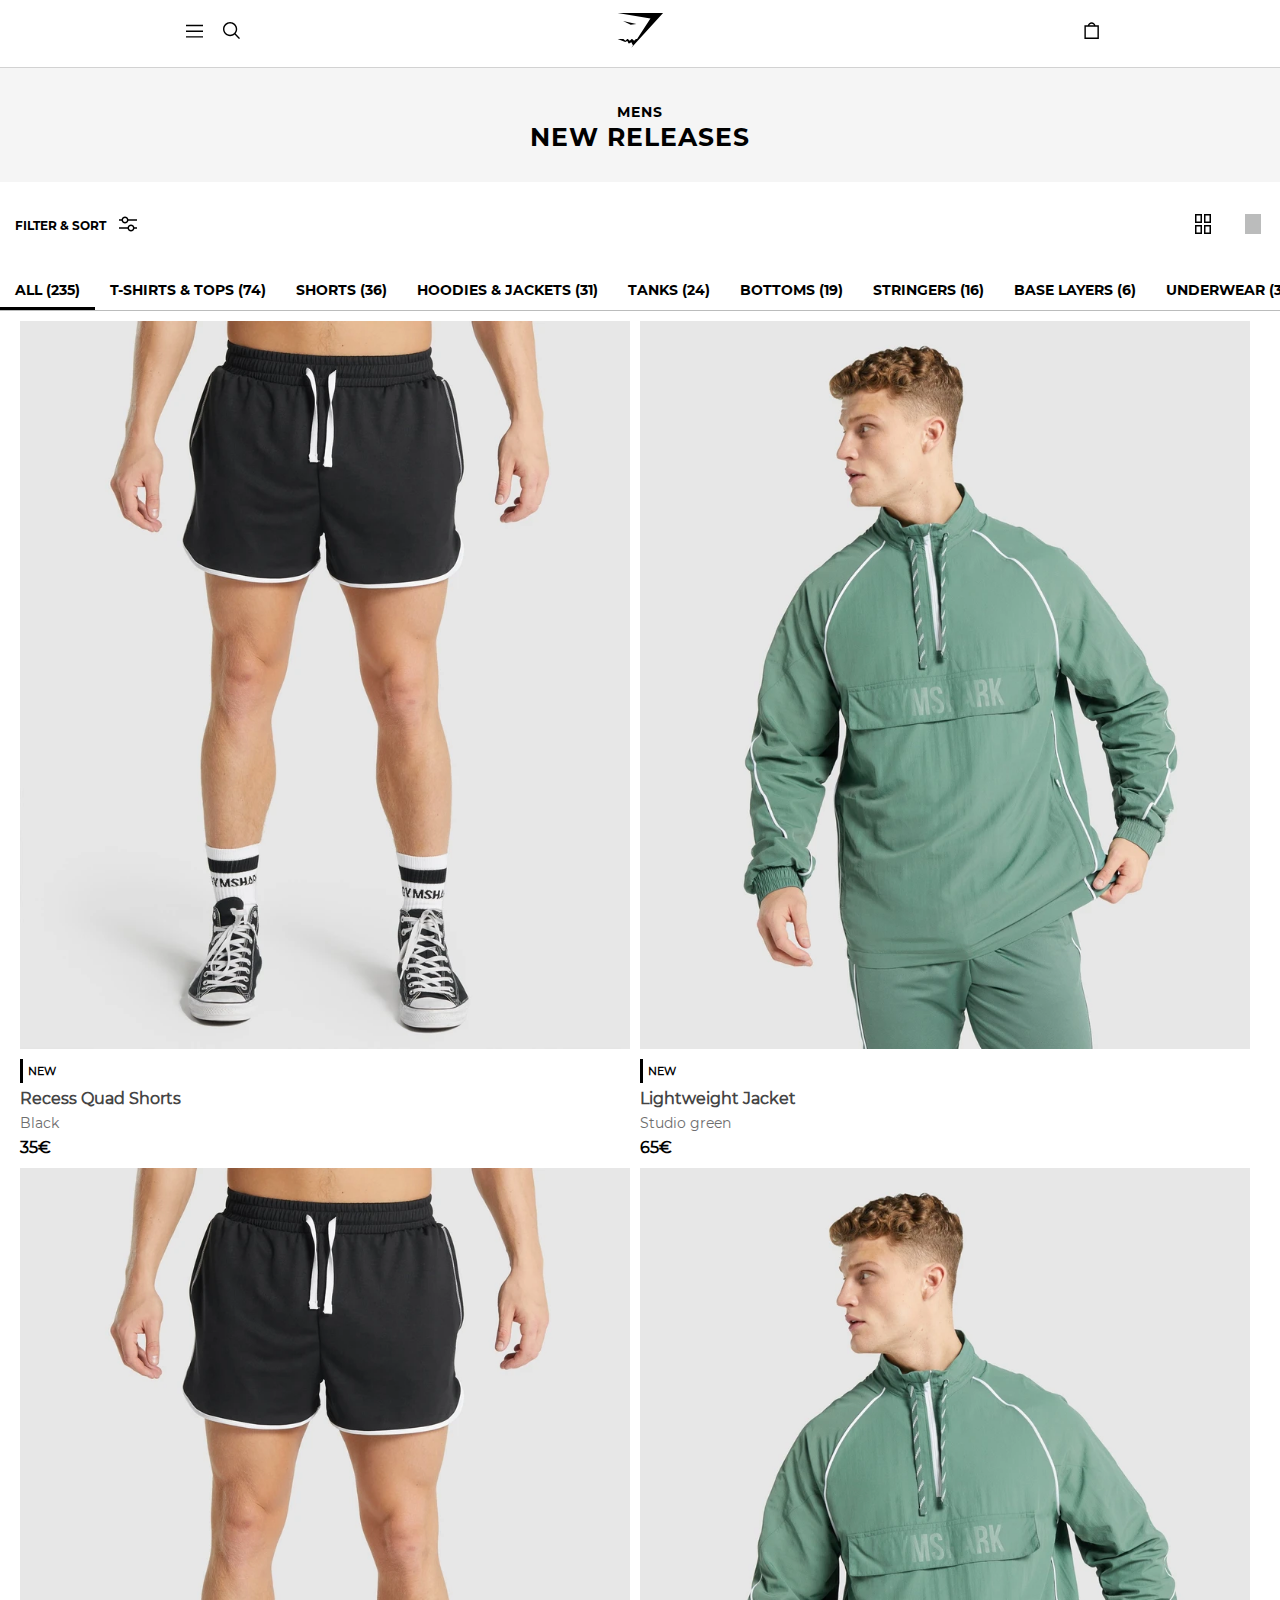
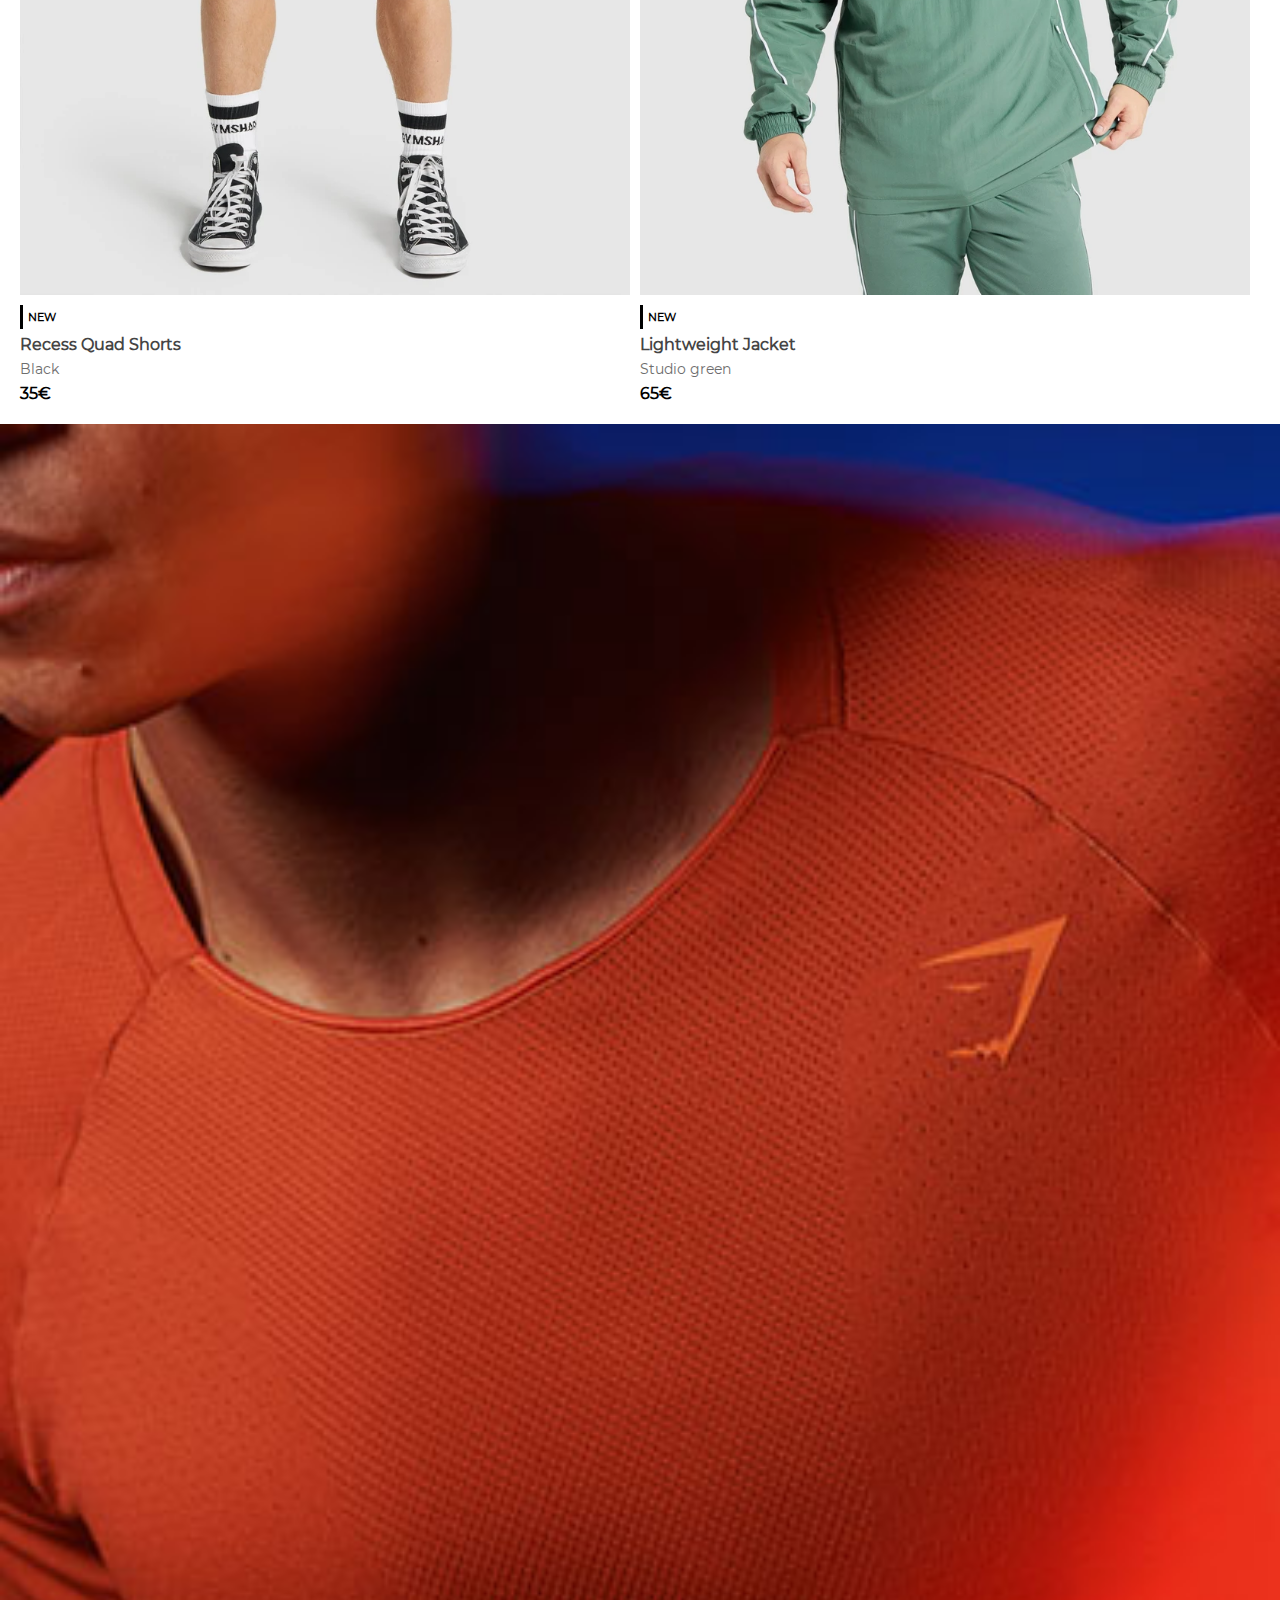
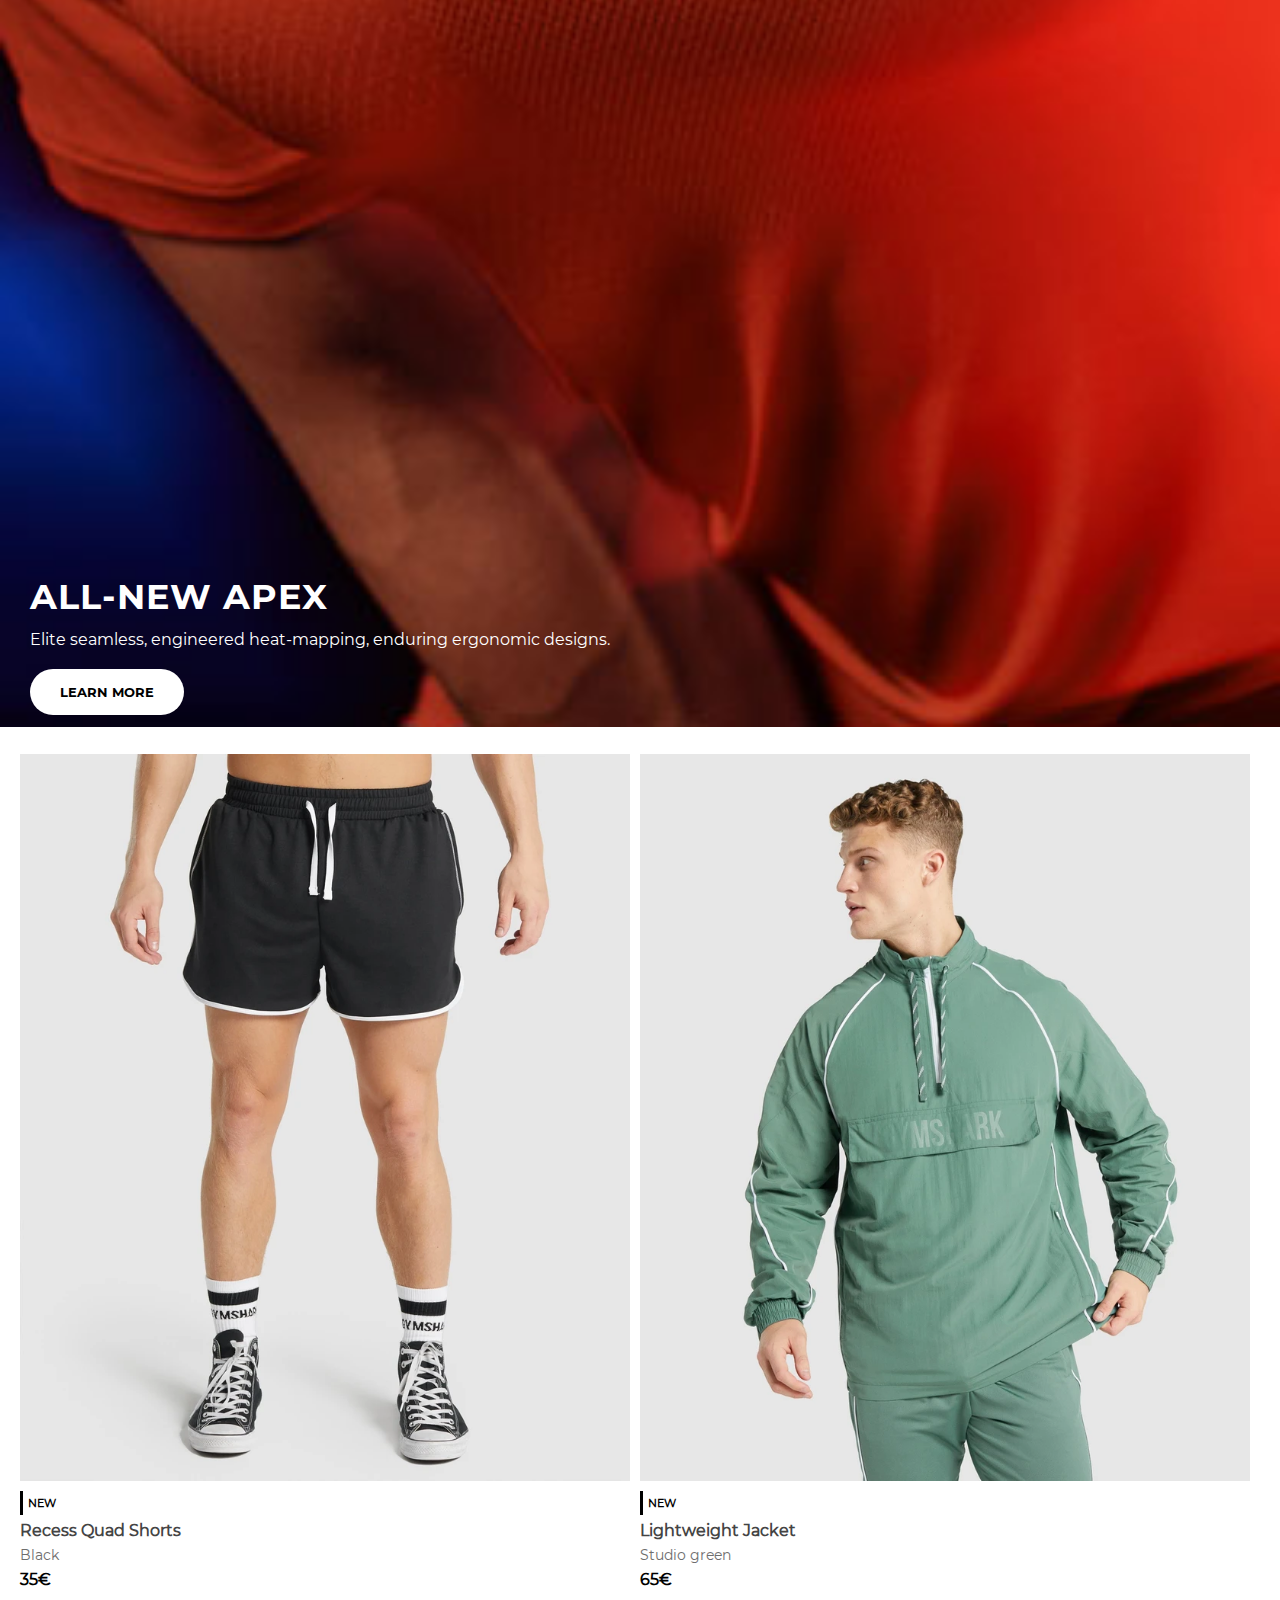
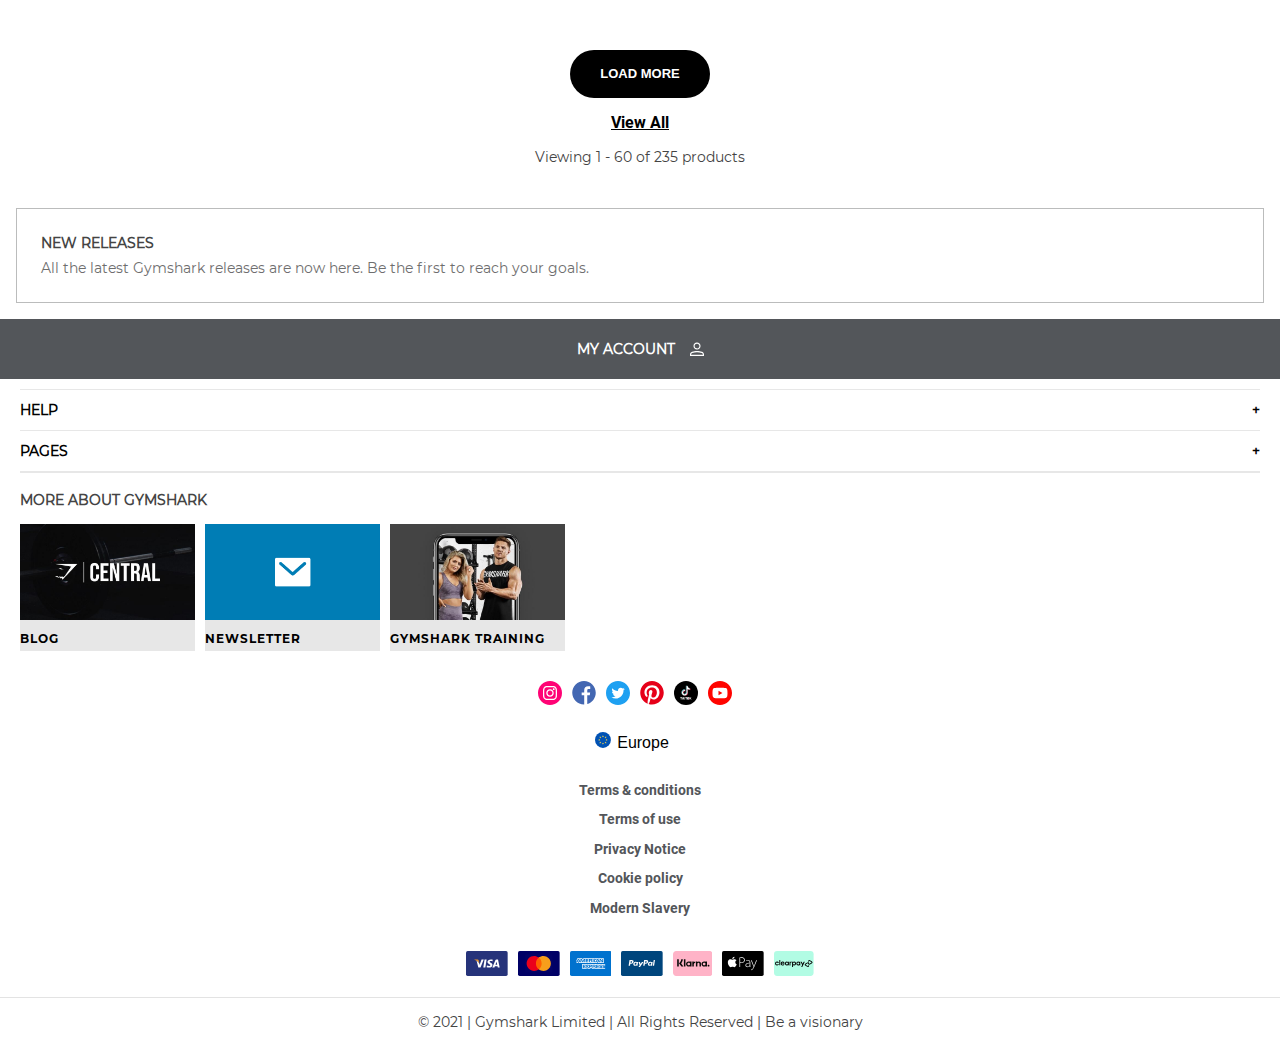
<file: mens_shop.html>
<!doctype html>
<html lang="nl">
	
<head>
	<meta charset="UTF-8">
	<meta name="author" content="Michel">
	<meta name="viewport" content="width=device-width, initial-scale=1">
	
	<title>Gymshark namaak</title>
	
	<!-- <link href="styles/fonts.css" rel="stylesheet"> -->
	<link href="styles/style.css" rel="stylesheet">
	<!-- favicon source: https://nl.gymshark.com/ -->
	<link rel="icon" type="image/svg+xml" href="images/Favicon-White-Circle_57x57.webp">
</head>

<body id="mens_shop">
	<header>
		<nav>
			<ul>
				<li>
					<button id="open-button"><svg viewBox="0 0 24 16" version="1.1" xmlns="http://www.w3.org/2000/svg" role="img" aria-labelledby="29d87d45-e24d-441d-9c09-38dc67d7021f"><title id="29d87d45-e24d-441d-9c09-38dc67d7021f">Burger</title><path d="M0,18 L24,18 L24,16 L0,16 L0,18 Z M0,10 L24,10 L24,8 L0,8 L0,10 Z M0,0 L0,2 L24,2 L24,0 L0,0 Z"></path></svg></button>
					<button><svg viewBox="0 0 20 20" version="1.1" xmlns="http://www.w3.org/2000/svg" role="img" aria-labelledby="7c3063e0-da00-48be-8741-8dcce793d67f"><title id="7c3063e0-da00-48be-8741-8dcce793d67f">Search</title><g stroke="none" stroke-width="1" fill="none" fill-rule="evenodd"><g transform="translate(-1217.000000, -57.000000)" fill="#000000" fill-rule="nonzero"><g><path d="M1236.59048,75.4247619 L1231.82238,70.6566667 C1233.00429,69.2157143 1233.71667,67.37 1233.71667,65.3583333 C1233.71667,60.7440476 1229.97262,57 1225.35833,57 C1220.74,57 1217, 60.7440476 1217,65.3583333 C1217,69.972619 1220.74,73.7166667 1225.35833,73.7166667 C1227.37,73.7166667 1229.21167,73.0083333 1230.65262,71.8264286 L1235.42071,76.5904762 C1235.74452,76.9142857 1236.26667,76.9142857 1236.59048,76.5904762 C1236.91429,76.2707143 1236.91429,75.7445238 1236.59048,75.4247619 Z M1225.35833,72.0530952 C1221.66286,72.0530952 1218.65952,69.0497619 1218.65952,65.3583333 C1218.65952,61.6669048 1221.66286,58.6595238 1225.35833,58.6595238 C1229.04976,58.6595238 1232.05714,61.6669048 1232.05714,65.3583333 C1232.05714,69.0497619 1229.04976,72.0530952 1225.35833,72.0530952 Z"/></g></g></g></svg></button>
				</li>
				<li><a href="index.html"><svg aria-labelledby="fdc4676d-818c-4c16-9b59-a00e627ab5fb" xmlns="http://www.w3.org/2000/svg" viewBox="0 0 145 111"><title id="fdc4676d-818c-4c16-9b59-a00e627ab5fb">Gymshark Logo</title><path fill="#000" fill-rule="evenodd" d="M0 0l104.026 17.59-42.34 64.842h-3.602l-5.898 5.845-6.209-5.845h-1.648l-5.987 5.943-5.942-5.943h-2.011l-5.954 5.953-6.138-5.953H0l24.167 9.405 6.502-3.088 3.649 7.064 1.825.7 7.458-3.682 3.911 8.221 1.543.518-5.473 8.517L144.025.001H0z" clip-rule="evenodd"/><path fill="#000" fill-rule="evenodd" d="M17.102 24.983l42.354 10.042-18.214 1.997-24.14-12.04z" clip-rule="evenodd"/></svg></a></li>
				<li><button><svg width="16" height="18" viewBox="0 0 16 18" xmlns="http://www.w3.org/2000/svg" role="img" aria-labelledby="76a5afc9-c1a5-46f6-a6a2-1be6c4cf3672"><title id="76a5afc9-c1a5-46f6-a6a2-1be6c4cf3672">Bag</title><path fill-rule="evenodd" clip-rule="evenodd" d="M12.2121 3.55H15.8V18H0.5V3.55H4.08793C4.4824 1.6705 6.15692 0.25 8.15 0.25C10.1431 0.25 11.8176 1.6705 12.2121 3.55ZM10.6589 3.55C10.3193 2.55725 9.40342 1.8238 8.31676 1.75525L8.15 1.75C6.99106 1.75 5.99789 2.50685 5.64105 3.55H10.6589ZM14.299 5.049H1.999V16.499H14.299V5.049Z" fill="black"/></svg></button></li>
			</ul>
		</nav>
		<h1>Mens <span>New Releases</span></h1>
		<ul>
			<li><button>Filter & Sort</button> <svg width="24px" height="24px" viewBox="0 0 24 24" version="1.1" xmlns="http://www.w3.org/2000/svg" class="Styles__FilterIcon-sc-7r130c-12 fktUmI" role="img" aria-labelledby="d08b51f4-22d2-40bf-bf98-efcfeca6e0bf"><title id="d08b51f4-22d2-40bf-bf98-efcfeca6e0bf">Filter</title><g stroke="none" stroke-width="1" fill="none" fill-rule="evenodd"><path d="M3,16.75 L3,15.25 L11.5805101,15.2501592 C11.9237855,13.6774884 13.3243842,12.5 15,12.5 C16.6756158,12.5 18.0762145,13.6774884 18.4194899,15.2501592 L21,15.25 L21,16.75 L18.4192733,16.7508322 C18.0756259,18.3230064 16.6752637,19.5 15,19.5 C13.3247363,19.5 11.9243741,18.3230064 11.5807267,16.7508322 L3,16.75 Z M15,14 C13.8954305,14 13,14.8954305 13,16 C13,17.1045695 13.8954305,18 15,18 C16.1045695,18 17,17.1045695 17,16 C17,14.8954305 16.1045695,14 15,14 Z M3,8.75 L3,7.25 L5.58051014,7.25015916 C5.92378549,5.67748844 7.32438416,4.5 9,4.5 C10.6756158,4.5 12.0762145,5.67748844 12.4194899,7.25015916 L21,7.25 L21,8.75 L12.4192733,8.75083217 C12.0756259,10.3230064 10.6752637,11.5 9,11.5 C7.32473626,11.5 5.92437411,10.3230064 5.58072667,8.75083217 L3,8.75 Z M9,6 C7.8954305,6 7,6.8954305 7,8 C7,9.1045695 7.8954305,10 9,10 C10.1045695,10 11,9.1045695 11,8 C11,6.8954305 10.1045695,6 9,6 Z" id="Combined-Shape" fill="black"></path></g></svg></li>
			<li>
				<button><svg width="16" height="20" viewBox="0 0 16 20" fill="none" xmlns="http://www.w3.org/2000/svg" role="img" aria-labelledby="bf6bfd84-41be-4197-8627-41e8d991f930"><title id="bf6bfd84-41be-4197-8627-41e8d991f930">Grid View</title><mask id="path-1-inside-1" fill="white"><path fill-rule="evenodd" clip-rule="evenodd" d="M1.5 1.5H5.5V7.5H1.5V1.5ZM0 0H1.5H5.5H7V1.5V7.5V9H5.5H1.5H0V7.5V1.5V0ZM1.5 12.5H5.5V18.5H1.5V12.5ZM0 11H1.5H5.5H7V12.5V18.5V20H5.5H1.5H0V18.5V12.5V11ZM14.5 12.5H10.5V18.5H14.5V12.5ZM10.5 11H9V12.5V18.5V20H10.5H14.5H16V18.5V12.5V11H14.5H10.5ZM10.5 1.5H14.5V7.5H10.5V1.5ZM9 0H10.5H14.5H16V1.5V7.5V9H14.5H10.5H9V7.5V1.5V0Z"></path></mask><path d="M5.5 1.5H7V0H5.5V1.5ZM1.5 1.5V0H0V1.5H1.5ZM5.5 7.5V9H7V7.5H5.5ZM1.5 7.5H0V9H1.5V7.5ZM0 0V-1.5H-1.5V0H0ZM7 0H8.5V-1.5H7V0ZM7 9V10.5H8.5V9H7ZM0 9H-1.5V10.5H0V9ZM5.5 12.5H7V11H5.5V12.5ZM1.5 12.5V11H0V12.5H1.5ZM5.5 18.5V20H7V18.5H5.5ZM1.5 18.5H0V20H1.5V18.5ZM0 11V9.5H-1.5V11H0ZM7 11H8.5V9.5H7V11ZM7 20V21.5H8.5V20H7ZM0 20H-1.5V21.5H0V20ZM10.5 12.5V11H9V12.5H10.5ZM14.5 12.5H16V11H14.5V12.5ZM10.5 18.5H9V20H10.5V18.5ZM14.5 18.5V20H16V18.5H14.5ZM9 11V9.5H7.5V11H9ZM9 20H7.5V21.5H9V20ZM16 20V21.5H17.5V20H16ZM16 11H17.5V9.5H16V11ZM14.5 1.5H16V0H14.5V1.5ZM10.5 1.5V0H9V1.5H10.5ZM14.5 7.5V9H16V7.5H14.5ZM10.5 7.5H9V9H10.5V7.5ZM9 0V-1.5H7.5V0H9ZM16 0H17.5V-1.5H16V0ZM16 9V10.5H17.5V9H16ZM9 9H7.5V10.5H9V9ZM5.5 0H1.5V3H5.5V0ZM7 7.5V1.5H4V7.5H7ZM1.5 9H5.5V6H1.5V9ZM0 1.5V7.5H3V1.5H0ZM1.5 -1.5H0V1.5H1.5V-1.5ZM5.5 -1.5H1.5V1.5H5.5V-1.5ZM7 -1.5H5.5V1.5H7V-1.5ZM8.5 1.5V0H5.5V1.5H8.5ZM8.5 7.5V1.5H5.5V7.5H8.5ZM8.5 9V7.5H5.5V9H8.5ZM5.5 10.5H7V7.5H5.5V10.5ZM1.5 10.5H5.5V7.5H1.5V10.5ZM0 10.5H1.5V7.5H0V10.5ZM-1.5 7.5V9H1.5V7.5H-1.5ZM-1.5 1.5V7.5H1.5V1.5H-1.5ZM-1.5 0V1.5H1.5V0H-1.5ZM5.5 11H1.5V14H5.5V11ZM7 18.5V12.5H4V18.5H7ZM1.5 20H5.5V17H1.5V20ZM0 12.5V18.5H3V12.5H0ZM1.5 9.5H0V12.5H1.5V9.5ZM5.5 9.5H1.5V12.5H5.5V9.5ZM7 9.5H5.5V12.5H7V9.5ZM8.5 12.5V11H5.5V12.5H8.5ZM8.5 18.5V12.5H5.5V18.5H8.5ZM8.5 20V18.5H5.5V20H8.5ZM5.5 21.5H7V18.5H5.5V21.5ZM1.5 21.5H5.5V18.5H1.5V21.5ZM0 21.5H1.5V18.5H0V21.5ZM-1.5 18.5V20H1.5V18.5H-1.5ZM-1.5 12.5V18.5H1.5V12.5H-1.5ZM-1.5 11V12.5H1.5V11H-1.5ZM10.5 14H14.5V11H10.5V14ZM12 18.5V12.5H9V18.5H12ZM14.5 17H10.5V20H14.5V17ZM13 12.5V18.5H16V12.5H13ZM9 12.5H10.5V9.5H9V12.5ZM10.5 12.5V11H7.5V12.5H10.5ZM10.5 18.5V12.5H7.5V18.5H10.5ZM10.5 20V18.5H7.5V20H10.5ZM10.5 18.5H9V21.5H10.5V18.5ZM14.5 18.5H10.5V21.5H14.5V18.5ZM16 18.5H14.5V21.5H16V18.5ZM14.5 18.5V20H17.5V18.5H14.5ZM14.5 12.5V18.5H17.5V12.5H14.5ZM14.5 11V12.5H17.5V11H14.5ZM14.5 12.5H16V9.5H14.5V12.5ZM10.5 12.5H14.5V9.5H10.5V12.5ZM14.5 0H10.5V3H14.5V0ZM16 7.5V1.5H13V7.5H16ZM10.5 9H14.5V6H10.5V9ZM9 1.5V7.5H12V1.5H9ZM10.5 -1.5H9V1.5H10.5V-1.5ZM14.5 -1.5H10.5V1.5H14.5V-1.5ZM16 -1.5H14.5V1.5H16V-1.5ZM17.5 1.5V0H14.5V1.5H17.5ZM17.5 7.5V1.5H14.5V7.5H17.5ZM17.5 9V7.5H14.5V9H17.5ZM14.5 10.5H16V7.5H14.5V10.5ZM10.5 10.5H14.5V7.5H10.5V10.5ZM9 10.5H10.5V7.5H9V10.5ZM7.5 7.5V9H10.5V7.5H7.5ZM7.5 1.5V7.5H10.5V1.5H7.5ZM7.5 0V1.5H10.5V0H7.5Z" fill="black" mask="url(#path-1-inside-1)"></path></svg></button>
				<button><svg width="24px" height="24px" viewBox="0 0 24 24" version="1.1" xmlns="http://www.w3.org/2000/svg" class="Styles__ColumnIcon-sc-7r130c-11 HYcVB" role="img" aria-labelledby="c093401f-88bc-44e2-9166-6c08fcf9dea1"><title id="c093401f-88bc-44e2-9166-6c08fcf9dea1">Column View</title><g stroke="none" stroke-width="1" fill="none" fill-rule="evenodd"><rect fill="#BBBCBC" x="4" y="2" width="16" height="20"></rect></g></svg></button>
			</li>
		</ul>

		<ul>
			<li class="active"><button>All (235)</button></li>
			<li><button>T-Shirts & Tops (74)</button></li>
			<li><button>Shorts (36)</button></li>
			<li><button>Hoodies & Jackets (31)</button></li>
			<li><button>Tanks (24)</button></li>
			<li><button>Bottoms (19)</button></li>
			<li><button>Stringers (16)</button></li>
			<li><button>Base Layers (6)</button></li>
			<li><button>Underwear (3)</button></li>
		</ul>

		<div class="side-menu">
			<section>
				<button id="close-button"><svg class="Styles__CloseIcon-ykn9gp-5 bktttp" viewBox="0 0 18 18" fill="none" xmlns="http://www.w3.org/2000/svg" role="img" aria-labelledby="74cbeaf5-3883-4504-87b2-60563a73ca52"><title id="74cbeaf5-3883-4504-87b2-60563a73ca52">Close</title><path fill-rule="evenodd" clip-rule="evenodd" d="M17.5273 1.41613L16.4667 0.355469L8.99998 7.82214L1.53332 0.355469L0.472656 1.41613L7.93932 8.8828L0.472656 16.3495L1.53332 17.4101L8.99998 9.94346L16.4667 17.4101L17.5273 16.3495L10.0606 8.8828L17.5273 1.41613Z" fill="black"></path></svg></button>
				<button><svg viewBox="0 0 18 18"  xmlns="http://www.w3.org/2000/svg" role="img" aria-labelledby="7110a786-5256-4d96-a440-1ac8add0f1ed"><title id="7110a786-5256-4d96-a440-1ac8add0f1ed">Account</title><path d="M13.5 4.79092C13.5 2.53192 11.4849 0.700012 9 0.700012L8.782 0.704731C6.39831 0.808141 4.5 2.59836 4.5 4.79092V5.6091C4.5 7.8681 6.5151 9.70001 9 9.70001L9.218 9.69529C11.6017 9.59188 13.5 7.80166 13.5 5.6091V4.79092ZM8.84702 2.20332L9.014 2.19901L9.18583 2.20488C10.7822 2.28873 12 3.44567 12 4.79092V5.6091L11.9946 5.76395C11.9049 7.04676 10.7094 8.12918 9.15298 8.1967L8.96754 8.20036L8.78519 8.19546C7.21783 8.1113 6 6.95435 6 5.6091V4.79092L6.0054 4.63607C6.09507 3.35326 7.29059 2.27084 8.84702 2.20332ZM15.3594 12.6468C13.6548 12.1815 11.3274 11.7 9 11.7C6.6726 11.7 4.3452 12.1815 2.6406 12.6468C1.0773 13.0725 0 14.4972 0 16.1172V18H18V16.1172L17.9949 15.9238C17.913 14.3848 16.8602 13.0555 15.3594 12.6468ZM3.03471 14.0941C5.07704 13.5366 7.12428 13.2 9 13.2C10.8757 13.2 12.923 13.5366 14.9644 14.0939L15.1214 14.1434C15.9428 14.4386 16.5 15.2247 16.5 16.1172V16.499H1.5V16.1172L1.50646 15.9512C1.57496 15.0735 2.1823 14.3262 3.03471 14.0941Z"></path></svg></button>
				<button><svg viewBox="0 0 20 20" version="1.1" xmlns="http://www.w3.org/2000/svg" role="img" aria-labelledby="7c3063e0-da00-48be-8741-8dcce793d67f"><title id="7c3063e0-da00-48be-8741-8dcce793d67f">Search</title><g stroke="none" stroke-width="1" fill="none" fill-rule="evenodd"><g transform="translate(-1217.000000, -57.000000)" fill="#000000" fill-rule="nonzero"><g><path d="M1236.59048,75.4247619 L1231.82238,70.6566667 C1233.00429,69.2157143 1233.71667,67.37 1233.71667,65.3583333 C1233.71667,60.7440476 1229.97262,57 1225.35833,57 C1220.74,57 1217, 60.7440476 1217,65.3583333 C1217,69.972619 1220.74,73.7166667 1225.35833,73.7166667 C1227.37,73.7166667 1229.21167,73.0083333 1230.65262,71.8264286 L1235.42071,76.5904762 C1235.74452,76.9142857 1236.26667,76.9142857 1236.59048,76.5904762 C1236.91429,76.2707143 1236.91429,75.7445238 1236.59048,75.4247619 Z M1225.35833,72.0530952 C1221.66286,72.0530952 1218.65952,69.0497619 1218.65952,65.3583333 C1218.65952,61.6669048 1221.66286,58.6595238 1225.35833,58.6595238 C1229.04976,58.6595238 1232.05714,61.6669048 1232.05714,65.3583333 C1232.05714,69.0497619 1229.04976,72.0530952 1225.35833,72.0530952 Z"/></g></g></g></svg></button>
			</section>
	
			<section>
				<a href="#">Womens</a>
				<a href="mens_shop.html">Mens</a>
			</section>
	
				
			<nav>
				<ul>
					<li>
						<h2>Products</h2>
						<ul>
							<a href="mens_shop.html"><li>New Releases</li></a>
							<a href="mens_shop.html"><li>All Products</li></a>
							<a href="mens_shop.html"><li>Bottoms & Leggings</li></a>
							<a href="mens_shop.html"><li>Crop Tops</li></a>
							<a href="mens_shop.html"><li>Hoodies & Jackets</li></a>
							<a href="mens_shop.html"><li>Shorts</li></a>
							<a href="mens_shop.html"><li>T Shirts & Tops</li><li>Sports Bras</li></a>
							<a href="mens_shop.html"><li>Underwear</li></a>
							<a href="mens_shop.html"><li>Vests</li></a>
						</ul>
					</li>
					<li>
						<h2>Collections</h2>
						<ul>
							<a href="mens_shop.html"><li>Adapt</li></a>
							<a href="mens_shop.html"><li>Energy</li></a>
							<a href="mens_shop.html"><li>Essentials</li></a>
							<a href="mens_shop.html"><li>Flex</li></a>
							<a href="mens_shop.html"><li>Seamless</li></a>
							<a href="mens_shop.html"><li>Seamless Fit</li></a>
							<a href="mens_shop.html"><li>Vital</li></a>
							<a href="mens_shop.html"><li>Whitney Simmons</li></a>
						</ul>
					</li>
					<li>
						<h2>Accesories</h2>
						<ul>
							<a href="#"><li>Accesories</li></a>
							<a href="#"><li>Equipment</li></a>
							<a href="#"><li>Socks</li></a>
							<a href="#"><li>Bottles</li></a>
							<a href="#"><li>Bags</li></a>
							<a href="#"><li>Headwear</li></a>		
						</ul>
					</li>
					<li>
						<h2>Trending</h2>
						<ul>
							<a href="#"><li>Must-Haves</li></a>
							<a href="#"><li>Outlet</li></a>
							<a href="#"><li>Running</li></a>
							<a href="#"><li>E-Gift Card</li></a>					
						</ul>
					</li>
				</ul>
			</nav>
		</div>
	</header>

	<!-- start Main -->
	<main>
		<section class="product-highlight">
			<ul class="previewer-small">
				<a href="#">
					<li>
						<figure>
							<img src="images/RECESS3-QUADSHORTS-BLACK26.A-Edit_ZH_800x.webp" alt="Shorts image preview">
							<figcaption>
								<p>new</p>
								<h3>Recess Quad Shorts</h3>
								<p>Black</p>
								<p class="price">35€</p>
							</figcaption>
						</figure>
					</li>
				</a>
				
				<a href="#">
					<li>
						<figure>
							<img src="images/RecessLightweightJacketWildcard-StudioGreen25.A_EDIT_GBOX_ZH_800x.webp" alt="Jacket image preview">
							<figcaption>
								<p>new</p>
								<h3>Lightweight Jacket </h3>
								<p>Studio green</p>
								<p class="price">65€</p>
							</figcaption>
						</figure>
					</li>
				</a>
			</ul>
		</section>

		<section class="product-highlight">
			<ul class="previewer-small">
				<a href="#">
					<li>
						<figure>
							<img src="images/RECESS3-QUADSHORTS-BLACK26.A-Edit_ZH_800x.webp" alt="Shorts image preview">
							<figcaption>
								<p>new</p>
								<h3>Recess Quad Shorts</h3>
								<p>Black</p>
								<p class="price">35€</p>
							</figcaption>
						</figure>
					</li>
				</a>
				
				<a href="#">
					<li>
						<figure>
							<img src="images/RecessLightweightJacketWildcard-StudioGreen25.A_EDIT_GBOX_ZH_800x.webp" alt="Jacket image preview">
							<figcaption>
								<p>new</p>
								<h3>Lightweight Jacket </h3>
								<p>Studio green</p>
								<p class="price">65€</p>
							</figcaption>
						</figure>
					</li>
				</a>
			</ul>
		</section>

		
		<section class="previewer-large">
			<figure>
				<img src="images/APEX_WIDGET_MOBILE_MENS.jpg" alt="previewer gym apparel">
				<figcaption>
					
					<h2>All-new apex</h2>
					<p>Elite seamless, engineered heat-mapping, enduring ergonomic designs.</p>
					<a href="#" class="cta-btn">Learn more</a>
				</figcaption>
			</figure>
		</section>

		
		<section class="product-highlight">
			<ul class="previewer-small">
				<a href="#">
					<li>
						<figure>
							<img src="images/RECESS3-QUADSHORTS-BLACK26.A-Edit_ZH_800x.webp" alt="Shorts image preview">
							<figcaption>
								<p>new</p>
								<h3>Recess Quad Shorts</h3>
								<p>Black</p>
								<p class="price">35€</p>
							</figcaption>
						</figure>
					</li>
				</a>
				
				<a href="#">
					<li>
						<figure>
							<img src="images/RecessLightweightJacketWildcard-StudioGreen25.A_EDIT_GBOX_ZH_800x.webp" alt="Jacket image preview">
							<figcaption>
								<p>new</p>
								<h3>Lightweight Jacket </h3>
								<p>Studio green</p>
								<p class="price">65€</p>
							</figcaption>
						</figure>
					</li>
				</a>
			</ul>
		</section>

		<section>
			<button>Load More</button>
			<a href="">View All</a>
			<p>Viewing 1 - 60 of 235 products</p>
		</section>
		
		<article>
			<h3>New releases</h3>
			<p>All the latest Gymshark releases are now here. Be the first to reach your goals.</p>
		</article>
	</main>

	<footer>
		<a href="">My account  <svg viewBox="0 0 18 18"  xmlns="http://www.w3.org/2000/svg" role="img" aria-labelledby="7110a786-5256-4d96-a440-1ac8add0f1ed"><title id="7110a786-5256-4d96-a440-1ac8add0f1ed">Account</title><path d="M13.5 4.79092C13.5 2.53192 11.4849 0.700012 9 0.700012L8.782 0.704731C6.39831 0.808141 4.5 2.59836 4.5 4.79092V5.6091C4.5 7.8681 6.5151 9.70001 9 9.70001L9.218 9.69529C11.6017 9.59188 13.5 7.80166 13.5 5.6091V4.79092ZM8.84702 2.20332L9.014 2.19901L9.18583 2.20488C10.7822 2.28873 12 3.44567 12 4.79092V5.6091L11.9946 5.76395C11.9049 7.04676 10.7094 8.12918 9.15298 8.1967L8.96754 8.20036L8.78519 8.19546C7.21783 8.1113 6 6.95435 6 5.6091V4.79092L6.0054 4.63607C6.09507 3.35326 7.29059 2.27084 8.84702 2.20332ZM15.3594 12.6468C13.6548 12.1815 11.3274 11.7 9 11.7C6.6726 11.7 4.3452 12.1815 2.6406 12.6468C1.0773 13.0725 0 14.4972 0 16.1172V18H18V16.1172L17.9949 15.9238C17.913 14.3848 16.8602 13.0555 15.3594 12.6468ZM3.03471 14.0941C5.07704 13.5366 7.12428 13.2 9 13.2C10.8757 13.2 12.923 13.5366 14.9644 14.0939L15.1214 14.1434C15.9428 14.4386 16.5 15.2247 16.5 16.1172V16.499H1.5V16.1172L1.50646 15.9512C1.57496 15.0735 2.1823 14.3262 3.03471 14.0941Z"></path></svg></a>

		<section>
			<ul>
				<a href=""><li>Help<button>+</button></li></a>
				<a href=""><li>Pages<button>+</button></li></a>
			</ul>
		</section>

		<section>
			<h3>More about gymshark</h3>
			<ul>
				<a href="#">
					<li>
						<img src="images/GS-Central.jpg" alt="promotional image for the Central community">
						<h2>Blog</h2>
					</li>
				</a>
				
				<a href="#">
					<li>
						<img src="images/newsletter__1.jpg" alt="image to hint towards subscribing to the newsletter">
						<h2>Newsletter</h2>
					</li>
				</a>
	
				<a href="#">
					<li>
						<img src="images/app.jpg" alt="promotional image for the app">
						<h2>Gymshark training</h2>
					</li>
				</a>
			</ul>	
		</section>

			<ul>
				<li><a href=""><svg viewBox="0 0 48 48" version="1.1" xmlns="http://www.w3.org/2000/svg" role="img" aria-labelledby="669dbd92-ec3d-4ded-9ef3-1c332871f43d"><title id="669dbd92-ec3d-4ded-9ef3-1c332871f43d">Instagram</title><defs><polygon id="dark-instagram-path-1" points="0 0.00883333333 27.9911667 0.00883333333 27.9911667 27.9966667 0 27.9966667"></polygon></defs><g stroke="none" stroke-width="1" fill="none" fill-rule="evenodd"><g><g fill="#FF0375" fill-rule="nonzero"><path d="M24,0 C10.7471924,0 0,10.7471924 0,24 C0,37.2528076 10.7471924,48 24,48 C37.2528076,48 48,37.2528076 48,24 C48,10.7471924 37.2528076,0 24,0 Z"></path></g><g transform="translate(10.000000, 10.000000)"><g><mask id="dark-instagram-mask" fill="white"><use xlink:href="#dark-instagram-path-1"></use></mask><g></g><path d="M13.9956111,0.00883333333 C10.1946111,0.00883333333 9.718,0.0249444444 8.22522222,0.0930555556 C6.73555556,0.161 5.71816667,0.397611111 4.82794444,0.743611111 C3.90761111,1.10122222 3.12711111,1.57977778 2.349,2.35783333 C1.57094444,3.13594444 1.09238889,3.91644444 0.734777778,4.83677778 C0.388777778,5.727 0.152166667,6.74438889 0.0842222222,8.23405556 C0.0161111111,9.72683333 0,10.2034444 0,14.0044444 C0,17.8053889 0.0161111111,18.282 0.0842222222,19.7747778 C0.152166667,21.2644444 0.388777778,22.2818333 0.734777778,23.1720556 C1.09238889,24.0923889 1.57094444,24.8728889 2.349,25.651 C3.12711111,26.4290556 3.90761111,26.9076111 4.82794444,27.2652778 C5.71816667,27.6112222 6.73555556,27.8478333 8.22522222,27.9157778 C9.718,27.9838889 10.1946111,28 13.9956111,28 C17.7965556,28 18.2731667,27.9838889 19.7659444,27.9157778 C21.2556111,27.8478333 22.273,27.6112222 23.1632222,27.2652778 C24.0835556,26.9076111 24.8640556,26.4290556 25.6421667,25.651 C26.4202222,24.8728889 26.8987778,24.0923889 27.2564444,23.1720556 C27.6023889,22.2818333 27.839,21.2644444 27.9069444,19.7747778 C27.9750556,18.282 27.9911667,17.8053889 27.9911667,14.0044444 C27.9911667,10.2034444 27.9750556,9.72683333 27.9069444,8.23405556 C27.839,6.74438889 27.6023889,5.727 27.2564444,4.83677778 C26.8987778,3.91644444 26.4202222,3.13594444 25.6421667,2.35783333 C24.8640556,1.57977778 24.0835556,1.10122222 23.1632222,0.743611111 C22.273,0.397611111 21.2556111,0.161 19.7659444,0.0930555556 C18.2731667,0.0249444444 17.7965556,0.00883333333 13.9956111,0.00883333333 Z M13.9956111,2.53055556 C17.7325556,2.53055556 18.1752222,2.54483333 19.651,2.61216667 C21.0155556,2.67438889 21.7566111,2.90238889 22.2497778,3.09405556 C22.9030556,3.34794444 23.3692778,3.65122222 23.859,4.141 C24.3487778,4.63072222 24.6520556,5.09694444 24.9059444,5.75022222 C25.0976111,6.24338889 25.3256111,6.98444444 25.3878333,8.349 C25.4551667,9.82477778 25.4694444,10.2674444 25.4694444,14.0044444 C25.4694444,17.7413889 25.4551667,18.1840556 25.3878333,19.6598333 C25.3256111,21.0243889 25.0976111,21.7654444 24.9059444,22.2586111 C24.6520556,22.9118889 24.3487778,23.3781111 23.859,23.8678333 C23.3692778,24.3576111 22.9030556,24.6608889 22.2497778,24.9147778 C21.7566111,25.1064444 21.0155556,25.3344444 19.651,25.3966667 C18.1754444,25.464 17.7328333,25.4782778 13.9956111,25.4782778 C10.2583333,25.4782778 9.81577778,25.464 8.34016667,25.3966667 C6.97561111,25.3344444 6.23455556,25.1064444 5.74138889,24.9147778 C5.08811111,24.6608889 4.62188889,24.3576111 4.13216667,23.8678333 C3.64244444,23.3781111 3.33911111,22.9118889 3.08522222,22.2586111 C2.89355556,21.7654444 2.66555556,21.0243889 2.60333333,19.6598333 C2.536,18.1840556 2.52172222,17.7413889 2.52172222,14.0044444 C2.52172222,10.2674444 2.536,9.82477778 2.60333333,8.349 C2.66555556,6.98444444 2.89355556,6.24338889 3.08522222,5.75022222 C3.33911111,5.09694444 3.64238889,4.63072222 4.13216667,4.141 C4.62188889,3.65122222 5.08811111,3.34794444 5.74138889,3.09405556 C6.23455556,2.90238889 6.97561111,2.67438889 8.34016667,2.61216667 C9.81594444,2.54483333 10.2586111,2.53055556 13.9956111,2.53055556 L13.9956111,2.53055556 Z" fill="#FFFFFF" mask="url(#dark-instagram-mask)"></path></g><path d="M14.0000289,18.8467867 C11.3231811,18.8467867 9.15321334,16.6768189 9.15321334,14.0000289 C9.15321334,11.3231811 11.3231811,9.15321334 14.0000289,9.15321334 C16.6768189,9.15321334 18.8467867,11.3231811 18.8467867,14.0000289 C18.8467867,16.6768189 16.6768189,18.8467867 14.0000289,18.8467867 Z M14.0000289,6.53333333 C9.87624735,6.53333333 6.53333333,9.87624735 6.53333333,14.0000289 C6.53333333,18.1237527 9.87624735,21.4666667 14.0000289,21.4666667 C18.1237527,21.4666667 21.4666667,18.1237527 21.4666667,14.0000289 C21.4666667,9.87624735 18.1237527,6.53333333 14.0000289,6.53333333 L14.0000289,6.53333333 Z" fill="#FFFFFF"></path><path d="M23.3333333,6.53336421 C23.3333333,7.56430536 22.497577,8.4 21.4666358,8.4 C20.4357564,8.4 19.6,7.56430536 19.6,6.53336421 C19.6,5.50242305 20.4357564,4.66666667 21.4666358,4.66666667 C22.497577,4.66666667 23.3333333,5.50242305 23.3333333,6.53336421" fill="#FFFFFF"></path></g></g></g></svg></a></li>
				<li><a href=""><svg viewBox="0 0 48 49" version="1.1" xmlns="http://www.w3.org/2000/svg" role="img" aria-labelledby="61ad361b-5a3c-43a2-bb53-ede0b4fbc365"><title id="61ad361b-5a3c-43a2-bb53-ede0b4fbc365">Facebook</title><g stroke="none" stroke-width="1" fill="none" fill-rule="evenodd"><g><circle fill="#FFFFFF" cx="24" cy="24" r="24"></circle><path d="M48,24 C48,10.7471924 37.2528076,0 24,0 C10.7471924,0 0,10.7471924 0,24 C0,37.2528076 10.7471924,48 24,48 C24.1409912,48 24.28125,47.9970703 24.421875,47.9945068 L24.421875,29.3115234 L19.265625,29.3115234 L19.265625,23.3023682 L24.421875,23.3023682 L24.421875,18.8803711 C24.421875,13.7519531 27.5526123,10.9606933 32.1273193,10.9606933 C34.3179932,10.9606933 36.2010498,11.1240234 36.75,11.1968994 L36.75,16.5567627 L33.5954589,16.5567627 C31.1066895,16.5567627 30.6247558,17.739624 30.6247558,19.4750977 L30.6247558,23.3023682 L36.5756836,23.3023682 L35.8000489,29.3115234 L30.6247558,29.3115234 L30.6247558,47.0727539 C40.6563721,44.1968994 48,34.9548339 48,24 Z" fill="#4367B2" fill-rule="nonzero"></path></g></g></svg></a></li>
				<li><a href=""><svg viewBox="0 0 48 48" version="1.1" xmlns="http://www.w3.org/2000/svg" role="img" aria-labelledby="ea4dde6d-2672-4623-bbe1-7df41b4407dc"><title id="ea4dde6d-2672-4623-bbe1-7df41b4407dc">Twitter</title><g stroke="none" stroke-width="1" fill="none" fill-rule="evenodd"><g><circle fill="#FFFFFF" cx="24" cy="24" r="24"></circle><path d="M24,0 C10.7471924,0 0,10.7471924 0,24 C0,37.2528076 10.7471924,48 24,48 C37.2528076,48 48,37.2528076 48,24 C48,10.7471924 37.2528076,0 24,0 Z M34.9581299,18.7126464 C34.96875,18.9488526 34.973877,19.1861573 34.973877,19.4245605 C34.973877,26.7037354 29.4331055,35.0976563 19.3004151,35.0980224 L19.3007812,35.0980224 L19.3004151,35.0980224 C16.1894531,35.0980224 13.2945557,34.1861573 10.8566895,32.6235352 C11.2877198,32.6744385 11.7264404,32.699707 12.1706543,32.699707 C14.7517089,32.699707 17.1269531,31.8193359 19.0125732,30.3416748 C16.6010742,30.2969971 14.5678711,28.7043458 13.8662109,26.5155029 C14.2020263,26.579956 14.5473633,26.6151123 14.9014893,26.6151123 C15.4042969,26.6151123 15.8913574,26.5473633 16.354248,26.4210205 C13.8336182,25.9163818 11.9348145,23.6887208 11.9348145,21.0212402 C11.9348145,20.9963379 11.9348145,20.973999 11.9355469,20.9509277 C12.6778565,21.3636474 13.5267334,21.6119385 14.430542,21.6397705 C12.9514161,20.652832 11.979126,18.9656982 11.979126,17.0544433 C11.979126,16.0451661 12.2519531,15.0996094 12.7250977,14.2855224 C15.4416504,17.6187744 19.5014648,19.8109131 24.0798339,20.0412598 C23.9853516,19.6376953 23.9366455,19.2172852 23.9366455,18.7851563 C23.9366455,15.7441406 26.4038086,13.2769776 29.4459229,13.2769776 C31.0305176,13.2769776 32.4616699,13.9467773 33.466919,15.0175781 C34.7219239,14.7700195 35.9003906,14.3115234 36.9649658,13.680542 C36.5529786,14.9663086 35.6799317,16.0451661 34.5424805,16.727417 C35.6568604,16.5941162 36.7188721,16.2985839 37.7058105,15.8598633 C36.9686279,16.9647217 36.0336914,17.9351807 34.9581299,18.7126464 Z" fill="#1EA0F1" fill-rule="nonzero"></path></g></g></svg></a></li>
				<li><a href=""><svg viewBox="0 0 48 49" version="1.1" xmlns="http://www.w3.org/2000/svg" role="img" aria-labelledby="010324fc-5b22-4532-843e-de574ba953ec"><title id="010324fc-5b22-4532-843e-de574ba953ec">Pinterest</title><g stroke="none" stroke-width="1" fill="none" fill-rule="evenodd"><g fill-rule="nonzero"><circle fill="#FFFFFF" cx="24" cy="24" r="24"></circle><path d="M24.019715,0 C10.7545061,0 0,10.7368421 0,23.9802632 C0,34.1447368 6.32618008,42.8289474 15.2619094,46.3223684 C15.044447,44.4276316 14.8665232,41.5065789 15.3409867,39.4342105 C15.7759116,37.5592105 18.1482291,27.5131579 18.1482291,27.5131579 C18.1482291,27.5131579 17.4365338,26.0723684 17.4365338,23.9605263 C17.4365338,20.625 19.3739265,18.1381579 21.7857826,18.1381579 C23.8417912,18.1381579 24.8302568,19.6776316 24.8302568,21.5131579 C24.8302568,23.5657895 23.5254822,26.6447368 22.8335562,29.5065789 C22.2602461,31.8947368 24.0394843,33.8486842 26.3920325,33.8486842 C30.6622041,33.8486842 33.94391,29.3486842 33.94391,22.875 C33.94391,17.1315789 29.8121236,13.125 23.9010991,13.125 C17.0609169,13.125 13.0477464,18.2368421 13.0477464,23.5263158 C13.0477464,25.5789474 13.8385189,27.7894737 14.8269846,28.9934211 C15.0246777,29.2302632 15.044447,29.4473684 14.9851391,29.6842105 C14.8072152,30.4342105 14.3920597,32.0723684 14.3129824,32.4078947 C14.2141359,32.8421053 13.9571348,32.9407895 13.5024406,32.7236842 C10.4975051,31.3223684 8.61942035,26.9605263 8.61942035,23.4276316 C8.61942035,15.8684211 14.1152893,8.92105263 24.4941785,8.92105263 C32.8170591,8.92105263 39.3013937,14.8421053 39.3013937,22.7763158 C39.3013937,31.0460526 34.0822952,37.6973684 26.8467267,37.6973684 C24.4151012,37.6973684 22.121861,36.4342105 21.3508578,34.9342105 C21.3508578,34.9342105 20.1449297,39.5131579 19.84839,40.6381579 C19.3146185,42.7302632 17.8516894,45.3355263 16.8632238,46.9342105 C19.1169254,47.625 21.4892429,48 23.9801764,48 C37.2453852,48 48,37.2631579 48,24.0197368 C48.03943,10.7368421 37.2849238,0 24.019715,0 Z" fill="#E60019"></path></g></g></svg></a></li>
				<li><a href=""><svg xmlns="http://www.w3.org/2000/svg" xmlns:xlink="http://www.w3.org/1999/xlink" viewBox="0 0 48 48" role="img" aria-labelledby="ed1d57a6-5503-4565-8ce4-bc36aa738400"><title id="ed1d57a6-5503-4565-8ce4-bc36aa738400">TikTok</title><defs><circle id="tiktok-circle" cx="24" cy="24" r="24"></circle><mask id="tiktok-mask" fill="#fff"><use fill-rule="evenodd" xlink:href="#tiktok-circle"></use></mask></defs><g fill="none" fill-rule="evenodd"><use fill="#000" xlink:href="#tiktok-circle"></use><g fill-rule="nonzero" mask="url(#tiktok-mask)"><path fill="#ee1d52" d="M19.732 5.83c.404.093.748.118.97.093V9.25s-1.176-.049-2.05-.28c-1.216-.326-1.997-.826-1.997-.826s-.541-.358-.582-.382v6.871c0 .382-.1 1.338-.404 2.135-.396 1.04-1.01 1.728-1.124 1.866 0 0-.748.927-2.061 1.549-1.185.56-2.228.549-2.54.56l-.026.002c-.23.003-1.888-.007-3.393-1.03a6.793 6.793 0 01-.749-.602l-.221-.215c1.62 1.106 3.42 1.029 3.42 1.029.311-.013 1.354 0 2.538-.561 1.314-.622 2.062-1.55 2.062-1.55.113-.138.728-.825 1.124-1.866a6.988 6.988 0 00.404-2.134V6.948c.045.024.582.382.582.382s.78.5 1.997.825c.873.232 2.05.28 2.05.28zm-9.94 2.582c.323-.009.646.012.965.06v3.395s-1.33-.443-2.397.342c-.744.581-1.14 1.146-1.257 2.159-.004.549.093 1.268.546 1.886a4.536 4.536 0 01-.344-.207c-.99-.7-1.172-1.752-1.168-2.496.117-1.013.513-1.578 1.257-2.16 1.067-.784 2.397-.34 2.397-.34zm6.277-7.172s-.182 1.569 1.156 3.11l.02.02a5.137 5.137 0 01-.986-.837c-.731-.842-1.01-1.696-1.111-2.293z" transform="translate(12 9)"></path><path fill="#fff" d="M19.732 5.826v2.606s-1.177-.049-2.05-.28c-1.217-.326-1.997-.826-1.997-.826s-.541-.358-.582-.382v6.87c0 .383-.1 1.339-.404 2.135-.396 1.041-1.01 1.728-1.124 1.867 0 0-.748.927-2.062 1.549-1.184.56-2.227.548-2.538.56 0 0-1.8.074-3.42-1.028l-.008-.008a6.855 6.855 0 01-.481-.549c-.518-.663-.833-1.443-.914-1.667v-.004c-.13-.386-.396-1.321-.36-2.22.065-1.59.599-2.57.74-2.813A6.63 6.63 0 015.967 9.87a6.015 6.015 0 011.706-1.016 5.668 5.668 0 012.118-.448v2.64s-1.33-.444-2.397.34c-.744.582-1.14 1.147-1.257 2.16-.004.744.178 1.797 1.172 2.5.117.077.23.146.344.207.174.236.384.444.626.614.975.647 1.787.691 2.83.273.695-.28 1.217-.911 1.46-1.614.153-.44.15-.879.15-1.334V1.24h2.425a4.65 4.65 0 001.111 2.293c.295.317.627.601.987.837.105.118.65.687 1.354 1.041.36.183.744.321 1.136.415z" transform="translate(12 9)"></path><path fill="#69c9d0" d="M9.795 7.655v.757a5.672 5.672 0 00-2.122.447 5.96 5.96 0 00-1.706 1.016 6.572 6.572 0 00-1.435 1.769c-.141.244-.675 1.22-.74 2.813-.036.903.235 1.834.36 2.22v.004c.08.22.396 1.004.914 1.667.15.191.31.374.48.55a6.825 6.825 0 01-1.45-1.367 6.526 6.526 0 01-.91-1.659v-.008c-.13-.386-.4-1.321-.36-2.224.065-1.59.598-2.57.74-2.813A6.572 6.572 0 015 9.058a6.015 6.015 0 011.706-1.016c.388-.163.792-.281 1.205-.358a5.975 5.975 0 011.883-.029zM15.103.422c-.004 0-.04.322.045.818h-2.426v12.953c0 .455 0 .894-.15 1.334-.246.699-.768 1.333-1.459 1.614-1.043.423-1.86.374-2.83-.273a2.633 2.633 0 01-.626-.61c.829.444 1.568.435 2.486.065.695-.28 1.217-.914 1.46-1.614.127-.366.146-.731.149-1.107V.422zm2.139 3.948c.125.082.25.155.384.224.857.427 1.693.557 2.106.512v.72a5.143 5.143 0 01-1.136-.415c-.7-.35-1.245-.923-1.354-1.04z" transform="translate(12 9)"></path><path fill="#69c9d0" d="M14.808 3.025a.89.89 0 00.04.272c0 .008.004.013.004.02.134.432.53.724.978.724v1.041c-.505 0-.865.016-1.414-.309a2.043 2.043 0 01-.975-1.76c0-.728.392-1.46 1.063-1.814.486-.256.853-.256 1.33-.256v1.041c-.565 0-1.022.46-1.022 1.029z" transform="translate(12 9) translate(.42 22.78)"></path><path fill="#ee1d52" d="M16.861 3.025a.89.89 0 01-.04.272c0 .008-.004.013-.004.02-.134.432-.53.724-.978.724v1.041c.5 0 .865.016 1.41-.309a2.038 2.038 0 00.979-1.76c0-.728-.392-1.46-1.064-1.814-.485-.256-.853-.256-1.33-.256v1.041c.566 0 1.023.46 1.023 1.029v.012z" transform="translate(12 9) translate(.42 22.78)"></path><path fill="#fff" d="M0 0h3.788l-.352 1.049h-.99v4.013H1.229V1.049H0zm10.042 0v1.049h1.228v4.013h1.221V1.049h.99L13.834 0zm-5.43 1.191a.59.59 0 00.59-.593.59.59 0 10-1.18 0c0 .329.263.593.59.593zm-.59 3.867H5.22V1.61H4.022zM9.52 1.163H8.121L6.917 2.374V0H5.728l-.004 5.054h1.2V3.736l.373-.341L8.46 5.054h1.281L8.057 2.63zm11.473 1.472l1.463-1.472h-1.399l-1.204 1.211V0h-1.189l-.008 5.058h1.2V3.74l.377-.341 1.164 1.659h1.281zm-3.077.374c0 1.142-.933 2.07-2.086 2.07s-2.085-.928-2.085-2.07c0-1.143.933-2.07 2.085-2.07s2.086.927 2.086 2.07zm-1.063 0c0-.57-.457-1.029-1.023-1.029s-1.022.46-1.022 1.029.456 1.028 1.022 1.028 1.023-.46 1.023-1.028z" transform="translate(12 9) translate(.42 22.78)"></path></g></g></svg></a></li>
				<li><a href=""><svg viewBox="0 0 48 48" version="1.1" xmlns="http://www.w3.org/2000/svg" role="img" aria-labelledby="e5bae891-25e9-4c47-ab39-a110b75cc945"><title id="e5bae891-25e9-4c47-ab39-a110b75cc945">Youtube</title><g stroke="none" stroke-width="1" fill="none" fill-rule="evenodd"><g><circle fill="#FFFFFF" cx="24" cy="24" r="24"></circle><polygon fill="#FF0400" fill-rule="nonzero" points="21.0106201 28.4963379 28.8175049 24 21.0106201 19.5036621"></polygon><path d="M24,0 C10.7471924,0 0,10.7471924 0,24 C0,37.2528076 10.7471924,48 24,48 C37.2528076,48 48,37.2528076 48,24 C48,10.7471924 37.2528076,0 24,0 Z M38.9964669,24.0245362 C38.9964669,24.0245362 38.9964669,28.8918458 38.3789063,31.2388916 C38.0328369,32.5235596 37.0198974,33.536499 35.7352295,33.8822021 C33.3881836,34.5 24,34.5 24,34.5 C24,34.5 14.6363526,34.5 12.2647705,33.8576661 C10.9801026,33.5119629 9.96716306,32.4986573 9.62109375,31.2139893 C9.00329588,28.8918458 9.00329588,24 9.00329588,24 C9.00329588,24 9.00329588,19.1330567 9.62109375,16.7860107 C9.96679688,15.5013428 11.0046386,14.463501 12.2647705,14.1177979 C14.6118164,13.5 24,13.5 24,13.5 C24,13.5 33.3881836,13.5 35.7352295,14.1423339 C37.0198974,14.4880371 38.0328369,15.5013428 38.3789063,16.7860107 C39.0212402,19.1330567 38.9964669,24.0245362 38.9964669,24.0245362 L38.9964669,24.0245362 Z" fill="#FF0400" fill-rule="nonzero"></path></g></g></svg></a></li>
			</ul>

			<!-- usage of div here only used to contain button -->

			<div>
				<button><svg viewBox="0 0 103 103" version="1.1" xmlns="http://www.w3.org/2000/svg" role="img" aria-labelledby="580a4548-0b8b-4f9f-9589-35398a0fc856"><title id="580a4548-0b8b-4f9f-9589-35398a0fc856">Europe</title><g stroke="none" stroke-width="1" fill="none" fill-rule="evenodd"><g fill-rule="nonzero"><g><circle fill="#0052B4" cx="51.2" cy="51.2" r="51.2"></circle><g transform="translate(20.000000, 20.000000)" fill="#FFDA44"><polygon points="31.2002 0.0348 32.858 5.1366 38.222 5.1366 33.8822 8.2896 35.54 13.3914 31.2002 10.2382 26.8602 13.3914 28.518 8.2896 24.1782 5.1366 29.5424 5.1366"></polygon><polygon points="9.1628 9.1628 13.9428 11.598 17.7358 7.8052 16.8964 13.1032 21.6762 15.5386 16.378 16.3778 15.5388 21.6762 13.1034 16.8964 7.8054 17.7358 11.5984 13.9428"></polygon><polygon points="0.035 31.2 5.1368 29.5422 5.1368 24.178 8.2896 28.518 13.3916 26.8602 10.2382 31.2 13.3916 35.5398 8.2896 33.8822 5.1368 38.222 5.1368 32.8578"></polygon><polygon points="9.1628 53.2372 11.5982 48.4572 7.8054 44.6642 13.1036 45.5038 15.5386 40.724 16.378 46.0222 21.676 46.8614 16.8968 49.2968 17.7358 54.5948 13.9428 50.8018"></polygon><polygon points="31.2002 62.3652 29.5422 57.2634 24.1782 57.2634 28.5182 54.1104 26.8602 49.009 31.2002 52.1618 35.54 49.009 33.8822 54.1104 38.222 57.2634 32.8578 57.2634"></polygon><polygon points="53.2374 53.2372 48.4576 50.802 44.6644 54.595 45.5038 49.2966 40.7244 46.8614 46.0224 46.0222 46.8616 40.724 49.2968 45.5038 54.5948 44.6642 50.8018 48.4576"></polygon><polygon points="62.3652 31.2 57.2634 32.8578 57.2634 38.222 54.1104 33.882 49.009 35.5398 52.162 31.2 49.009 26.8602 54.1106 28.518 57.2634 24.178 57.2634 29.5424"></polygon><polygon points="53.2374 9.1628 50.802 13.9428 54.595 17.7358 49.2966 16.8962 46.8616 21.676 46.0224 16.3778 40.7244 15.5384 45.5038 13.1032 44.6644 7.8054 48.4578 11.5982"></polygon></g></g></g></g></svg>Europe<svg class="Styles__ChevronIcon-w6vgrz-1 juejvv" viewBox="0 0 50 50" version="1.1" xmlns="http://www.w3.org/2000/svg" role="img" aria-labelledby="2bfcf888-b6e6-45e4-aea7-18a045749fc3"><title id="2bfcf888-b6e6-45e4-aea7-18a045749fc3">Chevron</title><g stroke="none" stroke-width="1" fill="none" fill-rule="evenodd"><polygon fill="#FFFFFF" fill-rule="nonzero" points="30.2128906 25 9.31604249 4.05995176 15.0515759 0 40 25 15.0515759 50 9.31604249 45.9400482"></polygon></g></svg></button>
			</div>

			<ul>
				<li><a href="">Terms & conditions</a></li>
				<li><a href="">Terms of use</a></li>
				<li><a href="">Privacy Notice</a></li>
				<li><a href="">Cookie policy</a></li>
				<li><a href="">Modern Slavery</a></li>
			</ul>
			
			<section>
				<ul>
				<li>
					<svg width="100" height="60" viewBox="0 0 100 60" fill="none" xmlns="http://www.w3.org/2000/svg">
						<rect width="100" height="60" rx="4" fill="#26337A"/>
						<path fill-rule="evenodd" clip-rule="evenodd" d="M41.4902 39.5467L44.565 20.4727H49.4798L46.4054 39.5467H41.4902Z" fill="white"/>
						<path fill-rule="evenodd" clip-rule="evenodd" d="M64.233 20.9409C63.2612 20.5581 61.7329 20.1406 59.8289 20.1406C54.9697 20.1406 51.5492 22.7291 51.5208 26.4356C51.4899 29.1772 53.9617 30.7063 55.8251 31.6175C57.7403 32.5516 58.3838 33.1494 58.3762 33.9846C58.363 35.262 56.8475 35.8474 55.4344 35.8474C53.4667 35.8474 52.4212 35.5592 50.8049 34.8471L50.1727 34.5434L49.4854 38.813C50.6314 39.3443 52.756 39.8054 54.961 39.8296C60.1252 39.8296 63.4808 37.2725 63.5201 33.3144C63.5378 31.1403 62.2282 29.4925 59.3918 28.1319C57.6742 27.2474 56.6201 26.6615 56.6322 25.7663C56.6333 24.9736 57.5227 24.1249 59.4477 24.1249C61.0554 24.0989 62.2192 24.4702 63.126 24.8578L63.5674 25.0758L64.233 20.9409Z" fill="white"/>
						<path fill-rule="evenodd" clip-rule="evenodd" d="M70.7778 32.7843C71.1851 31.688 72.7357 27.4528 72.7357 27.4528C72.707 27.5032 73.1408 26.348 73.389 25.633L73.7207 27.2781C73.7207 27.2781 74.6638 31.8308 74.858 32.7843C74.0929 32.7843 71.7375 32.7843 70.7778 32.7843ZM76.8412 20.4922H73.0429C71.8648 20.4922 70.983 20.8297 70.4669 22.0733L63.168 39.5536H68.3302C68.3302 39.5536 69.1724 37.202 69.3635 36.686C69.9266 36.686 74.9427 36.6959 75.6586 36.6959C75.8059 37.3615 76.2571 39.5536 76.2571 39.5536H80.8189L76.8412 20.4922Z" fill="white"/>
						<path fill-rule="evenodd" clip-rule="evenodd" d="M37.3666 20.4888L32.5561 33.4927L32.0408 30.8493C31.1444 27.8037 28.3538 24.5026 25.2324 22.8485L29.6334 39.5302L34.835 39.5271L42.575 20.4888H37.3666Z" fill="white"/>
						<path fill-rule="evenodd" clip-rule="evenodd" d="M28.0906 20.4756H20.1648L20.0996 20.8708C26.2668 22.4508 30.3473 26.2646 32.041 30.8491L30.3187 22.0849C30.0215 20.8761 29.158 20.5178 28.0906 20.4756Z" fill="#EC982D"/>
					</svg>
				</li>
				<li>
					<svg width="100" height="60" viewBox="0 0 100 60" fill="none" xmlns="http://www.w3.org/2000/svg">
						<rect width="100" height="60" rx="4" fill="#000066"/>
						<g opacity="0.01">
						<rect x="17" y="8" width="65.695" height="43.45" fill="white"/>
						</g>
						<rect x="41.1846" y="15.5698" width="17.33" height="28.305" fill="#FF5F00"/>
						<path d="M42.97 29.7248C42.9657 24.2023 45.5008 18.9845 49.845 15.5748C42.4649 9.77486 31.8668 10.6197 25.4987 17.5156C19.1306 24.4115 19.1306 35.0432 25.4987 41.9391C31.8668 48.835 42.4649 49.6798 49.845 43.8798C45.4994 40.4691 42.9641 35.2491 42.97 29.7248Z" fill="#EB001B"/>
						<path fill-rule="evenodd" clip-rule="evenodd" d="M77.2503 40.3045V40.9052H77.1403V40.3045H76.9053V40.1802H77.5003V40.3045H77.2503ZM78.4053 40.1802V40.9052H78.2803V40.3562L78.0853 40.8275H77.9503L77.7553 40.3562V40.9052H77.6253V40.1802H77.8053L78.0153 40.698L78.2253 40.1802H78.4053Z" fill="#F79E1B"/>
						<path d="M78.9697 29.7249C78.9696 36.6166 75.0344 42.9033 68.8356 45.9149C62.6368 48.9265 55.2625 48.1344 49.8447 43.8749C54.187 40.4624 56.7224 35.2452 56.7224 29.7224C56.7224 24.1996 54.187 18.9825 49.8447 15.5699C55.2625 11.3105 62.6368 10.5184 68.8356 13.53C75.0344 16.5416 78.9696 22.8283 78.9697 29.7199V29.7249Z" fill="#F79E1B"/>
					</svg>
						
				</li>
				<li>
					<svg width="100" height="60" viewBox="0 0 100 60" fill="none" xmlns="http://www.w3.org/2000/svg">
					<rect width="100" height="60" rx="4" fill="#0072CE"/>
					<path fill-rule="evenodd" clip-rule="evenodd" d="M84.4075 34.6654H80.8745C80.5217 34.6654 80.2874 34.6786 80.09 34.8115C79.8855 34.9425 79.8067 35.1369 79.8067 35.3934C79.8067 35.6985 79.9794 35.9061 80.2306 35.9958C80.4351 36.0668 80.6548 36.0875 80.9777 36.0875L82.0283 36.1156C83.0885 36.1417 83.7962 36.3234 84.2277 36.7665C84.3062 36.8282 84.3534 36.8975 84.4075 36.9667V34.6654ZM84.4075 39.9975C83.9366 40.684 83.019 41.032 81.7769 41.032H78.0332V39.2978H81.7617C82.1316 39.2978 82.3904 39.2492 82.5462 39.0975C82.6812 38.9724 82.7754 38.7907 82.7754 38.57C82.7754 38.3344 82.6812 38.1474 82.5386 38.0352C82.398 37.9118 82.1932 37.8557 81.8556 37.8557C80.0354 37.794 77.7646 37.9118 77.7646 35.3525C77.7646 34.1794 78.5117 32.9446 80.5459 32.9446H84.4073V31.3354H80.8197C79.737 31.3354 78.9505 31.594 78.3935 31.9959V31.3354H73.087C72.2384 31.3354 71.2423 31.5452 70.7712 31.9959V31.3354H61.2951V31.9959C60.541 31.4535 59.2684 31.3354 58.6811 31.3354H52.4306V31.9959C51.834 31.4198 50.5071 31.3354 49.6984 31.3354H42.703L41.1023 33.0626L39.603 31.3354H29.1533V42.6204H39.4063L41.0558 40.8659L42.6096 42.6204L48.9296 42.6261V39.9714H49.5509C50.3895 39.9843 51.3785 39.9506 52.251 39.5746V42.6202H57.4639V39.679H57.7153C58.0363 39.679 58.0678 39.6921 58.0678 40.0119V42.62H73.9035C74.9089 42.62 75.9598 42.3634 76.5418 41.8978V42.62H81.5648C82.61 42.62 83.6308 42.4739 84.4075 42.0998V39.9975ZM76.6748 36.7665C77.0523 37.156 77.2546 37.6477 77.2546 38.48C77.2546 40.2199 76.1643 41.032 74.2093 41.032H70.4336V39.2978H74.1941C74.5618 39.2978 74.8226 39.2492 74.986 39.0975C75.1193 38.9724 75.2149 38.7907 75.2149 38.57C75.2149 38.3344 75.1115 38.1474 74.9784 38.0352C74.8302 37.9118 74.6257 37.8557 74.2881 37.8557C72.4752 37.794 70.2049 37.9118 70.2049 35.3525C70.2049 34.1794 70.9441 32.9446 72.9764 32.9446H76.8627V34.6659H73.3067C72.9542 34.6659 72.725 34.6791 72.53 34.812C72.3177 34.943 72.2389 35.1374 72.2389 35.3939C72.2389 35.699 72.4192 35.9066 72.6631 35.9963C72.8676 36.0673 73.0872 36.088 73.4175 36.088L74.461 36.1161C75.5134 36.1417 76.2357 36.3231 76.6748 36.7665ZM59.1826 36.267C58.9233 36.4204 58.6026 36.4336 58.2254 36.4336H55.8704V34.6172H58.2574C58.6026 34.6172 58.948 34.6245 59.1826 34.7632C59.4338 34.8942 59.584 35.1447 59.584 35.4907C59.584 35.8368 59.4338 36.1156 59.1826 36.267ZM60.3533 37.2735C60.7848 37.4323 61.1376 37.7169 61.3029 37.9525C61.5767 38.3474 61.6163 38.7159 61.6241 39.4287V41.032H59.6779V40.0202C59.6779 39.5336 59.7249 38.8132 59.3646 38.4371C59.0813 38.1474 58.6496 38.0781 57.9424 38.0781H55.8707V41.032H53.9228V32.9444H58.3983C59.3797 32.9444 60.0945 32.9875 60.7308 33.326C61.3426 33.6945 61.7274 34.1994 61.7274 35.122C61.7271 36.4129 60.8636 37.0716 60.3533 37.2735ZM62.8022 32.9444H69.2722V34.6169H64.7328V36.0873H69.1613V37.7374H64.7328V39.3465L69.2722 39.3539V41.032H62.8022V32.9444ZM49.7231 36.6768H47.218V34.6172H49.7456C50.4455 34.6172 50.9313 34.9015 50.9313 35.6088C50.9313 36.3082 50.468 36.6768 49.7231 36.6768ZM45.2872 40.2965L42.3109 37.0021L45.2872 33.8123V40.2965ZM37.601 39.3465H32.8348V37.7374H37.0907V36.0873H32.8348V34.6169H37.6949L39.8153 36.9738L37.601 39.3465ZM53.0125 35.6088C53.0125 37.8554 51.3313 38.3193 49.6368 38.3193H47.218V41.032H43.4501L41.0631 38.3547L38.5824 41.032H30.9038V32.9444H38.7006L41.0856 35.5954L43.5514 32.9444H49.7456C51.2841 32.9444 53.0125 33.369 53.0125 35.6088Z" fill="white"/>
					<path fill-rule="evenodd" clip-rule="evenodd" d="M21.6545 23.6243L20.3277 20.4009L19.0085 23.6243H21.6545ZM50.8841 22.3408C50.6177 22.502 50.3026 22.5073 49.9252 22.5073H47.5702V20.7114H49.9572C50.2951 20.7114 50.6476 20.7265 50.8765 20.8572C51.128 20.975 51.2836 21.2257 51.2836 21.5721C51.2836 21.9254 51.1356 22.2098 50.8841 22.3408ZM67.6841 23.6243L66.3426 20.4009L65.0084 23.6243H67.6841ZM36.3679 27.1133H34.3806L34.3733 20.7806L31.5623 27.1133H29.8603L27.042 20.775V27.1133H23.0992L22.3544 25.3098H18.3181L17.5657 27.1133H15.4602L18.9316 19.0276H21.8118L25.1088 26.6831V19.0276H28.2727L30.8096 24.5128L33.1401 19.0276H36.3676V27.1133H36.3679ZM44.2884 27.1133H37.8126V19.0276H44.2884V20.7114H39.7512V22.1688H44.1796V23.8263H39.7512V25.441H44.2884V27.1133ZM53.4191 21.2052C53.4191 22.4944 52.5561 23.1605 52.0531 23.3605C52.4773 23.5214 52.8396 23.8058 53.012 24.0414C53.2858 24.4435 53.333 24.8028 53.333 25.5249V27.1133H51.3777L51.3704 26.0937C51.3704 25.6071 51.4171 24.9074 51.0644 24.5184C50.7811 24.234 50.3494 24.1723 49.6515 24.1723H47.5705V27.1133H45.6321V19.0276H50.0908C51.0815 19.0276 51.8115 19.0537 52.4382 19.4149C53.0514 19.7761 53.4191 20.3034 53.4191 21.2052ZM56.5214 27.1133H54.5434V19.0276H56.5214V27.1133ZM79.4686 27.1133H76.7216L73.0471 21.0445V27.1133H69.0992L68.3448 25.3098H64.3179L63.586 27.1133H61.3176C60.3753 27.1133 59.1823 26.9055 58.5067 26.219C57.8254 25.5325 57.471 24.6026 57.471 23.1322C57.471 21.933 57.6828 20.8367 58.516 19.9705C59.1427 19.3251 60.1241 19.0276 61.46 19.0276H63.3367V20.7602H61.4994C60.7919 20.7602 60.3925 20.865 60.0077 21.2391C59.6772 21.5796 59.4504 22.2232 59.4504 23.0707C59.4504 23.937 59.6231 24.5616 59.9835 24.9696C60.2819 25.2896 60.8242 25.3866 61.3345 25.3866H62.2051L64.9373 19.0279H67.8419L71.1239 26.6758V19.0279H74.0755L77.4831 24.6591V19.0279H79.4686V27.1133ZM15.4377 28.7015H18.7499L19.4967 26.9055H21.1687L21.9136 28.7015H28.4305V27.3284L29.0122 28.7074H32.3953L32.977 27.308V28.7015H49.1727L49.1652 25.7534H49.4785C49.6979 25.761 49.762 25.7812 49.762 26.1424V28.7015H58.1385V28.0152C58.8142 28.3762 59.8651 28.7015 61.2479 28.7015H64.7719L65.5261 26.9055H67.198L67.9356 28.7015H74.7264V26.9955L75.7548 28.7015H81.1966V17.4243H75.8111V18.7562L75.0569 17.4243H69.5307V18.7562L68.8382 17.4243H61.3736C60.1241 17.4243 59.0258 17.5982 58.1385 18.0828V17.4243H52.9873V18.0828C52.4228 17.5833 51.6534 17.4243 50.798 17.4243H31.9787L30.716 20.337L29.4192 17.4243H23.4916V18.7562L22.8404 17.4243H17.7851L15.4375 22.7861V28.7015H15.4377Z" fill="white"/>
					</svg>						
				</li>
				<li>
					<svg  viewBox="0 0 100 60" fill="none" xmlns="http://www.w3.org/2000/svg">
					<rect width="100" height="60" rx="4" fill="#00457C"/>
					<path fill-rule="evenodd" clip-rule="evenodd" d="M78.4262 21.9938L76.4094 34.8255C76.3701 35.0739 76.5621 35.2988 76.8137 35.2988H78.8425C79.1783 35.2988 79.4647 35.0543 79.5166 34.7222L81.5055 22.1211C81.5448 21.8727 81.3528 21.6478 81.1006 21.6478H78.8311C78.6289 21.6478 78.4572 21.7942 78.4262 21.9938Z" fill="white"/>
					<path fill-rule="evenodd" clip-rule="evenodd" d="M53.1345 26.193H50.7693C50.5431 26.193 50.3314 26.3052 50.2047 26.4927L46.9417 31.298L45.5591 26.6803C45.4723 26.3913 45.2062 26.193 44.9046 26.193H42.5799C42.2992 26.193 42.1015 26.4693 42.1922 26.7348L44.7963 34.3798L42.3468 37.8361C42.1548 38.1073 42.3487 38.4824 42.6813 38.4824H45.044C45.2677 38.4824 45.4774 38.3728 45.6054 38.1891L53.471 26.8361C53.6591 26.5643 53.4653 26.193 53.1345 26.193Z" fill="white"/>
					<path fill-rule="evenodd" clip-rule="evenodd" d="M72.3727 30.7734C72.1452 32.1179 71.0782 33.0208 69.7166 33.0208C69.0342 33.0208 68.4874 32.801 68.1364 32.3853C67.7879 31.9735 67.6574 31.3861 67.7676 30.7329C67.9792 29.3998 69.064 28.4684 70.4047 28.4684C71.0731 28.4684 71.6155 28.6901 71.9735 29.1096C72.334 29.5322 72.4759 30.1227 72.3727 30.7734ZM75.6522 26.1931H73.299C73.0975 26.1931 72.9258 26.3395 72.8941 26.5391L72.7908 27.1967L72.6261 26.9585C72.1167 26.2191 70.9806 25.9713 69.8465 25.9713C67.2468 25.9713 65.026 27.9419 64.5939 30.705C64.369 32.0837 64.6883 33.401 65.4702 34.3204C66.188 35.165 67.2126 35.5166 68.4335 35.5166C70.5295 35.5166 71.6915 34.1708 71.6915 34.1708L71.5864 34.8247C71.5471 35.0731 71.7391 35.298 71.9912 35.298H74.11C74.4465 35.298 74.7322 35.0541 74.7848 34.7221L76.0571 26.6664C76.0964 26.418 75.9037 26.1931 75.6522 26.1931Z" fill="white"/>
					<path fill-rule="evenodd" clip-rule="evenodd" d="M37.3219 30.7734C37.0944 32.1179 36.0274 33.0208 34.6658 33.0208C33.9834 33.0208 33.4366 32.801 33.0856 32.3853C32.7377 31.9735 32.6066 31.3861 32.7168 30.7329C32.9285 29.3998 34.0132 28.4684 35.3539 28.4684C36.0224 28.4684 36.5647 28.6901 36.9227 29.1096C37.2832 29.5322 37.4252 30.1227 37.3219 30.7734ZM40.6014 26.1931H38.2482C38.0467 26.1931 37.875 26.3395 37.8433 26.5391L37.7401 27.1967L37.576 26.9585C37.0659 26.2191 35.9299 25.9713 34.7957 25.9713C32.196 25.9713 29.9752 27.9419 29.5431 30.705C29.3182 32.0837 29.6375 33.401 30.4194 34.3204C31.1373 35.165 32.1618 35.5166 33.3828 35.5166C35.4787 35.5166 36.6408 34.1708 36.6408 34.1708L36.5356 34.8247C36.4963 35.0731 36.6883 35.298 36.9405 35.298H39.0592C39.3957 35.298 39.6814 35.0541 39.734 34.7221L41.0063 26.6664C41.0456 26.418 40.853 26.1931 40.6014 26.1931Z" fill="white"/>
					<path fill-rule="evenodd" clip-rule="evenodd" d="M26.4802 26.2493C26.2116 28.0133 24.8645 28.0133 23.5612 28.0133H22.8199L23.3401 24.7198C23.3711 24.5209 23.5428 24.3745 23.7443 24.3745H24.0846C24.9716 24.3745 25.8093 24.3745 26.2414 24.8795C26.4999 25.1817 26.5778 25.6303 26.4802 26.2493ZM25.9132 21.6468H20.9989C20.6625 21.6468 20.3767 21.8914 20.3241 22.2234L18.3371 34.8245C18.2979 35.0729 18.4898 35.2979 18.7414 35.2979H21.0883C21.4241 35.2979 21.7098 35.0533 21.7624 34.7219L22.2991 31.322C22.351 30.99 22.6374 30.7454 22.9732 30.7454H24.5281C27.7652 30.7454 29.6337 29.1791 30.1216 26.0738C30.3414 24.7166 30.1304 23.6497 29.4949 22.9026C28.7961 22.0815 27.5574 21.6468 25.9132 21.6468Z" fill="white"/>
					<path fill-rule="evenodd" clip-rule="evenodd" d="M61.531 26.2493C61.2624 28.0133 59.9153 28.0133 58.612 28.0133H57.8707L58.3909 24.7198C58.4219 24.5209 58.5936 24.3745 58.7951 24.3745H59.1353C60.0224 24.3745 60.86 24.3745 61.2921 24.8795C61.5506 25.1817 61.6286 25.6303 61.531 26.2493ZM60.9639 21.6468H56.0497C55.7132 21.6468 55.4275 21.8914 55.3749 22.2234L53.3879 34.8245C53.3486 35.0729 53.5412 35.2979 53.7922 35.2979H56.3139C56.549 35.2979 56.7492 35.1268 56.7859 34.8949L57.3498 31.322C57.4018 30.99 57.6882 30.7454 58.024 30.7454H59.5789C62.816 30.7454 64.6845 29.1791 65.1723 26.0738C65.3922 24.7166 65.1812 23.6497 64.5457 22.9026C63.8468 22.0815 62.6081 21.6468 60.9639 21.6468Z" fill="white"/>
					</svg>						
				</li>
				<li><svg xmlns="http://www.w3.org/2000/svg" role="img" width="38" height="24" viewBox="0 0 38 24" aria-labelledby="pi-klarna-pay-now"><title id="pi-klarna-pay-now">Klarna Pay Now</title><g stroke="none" stroke-width="1" fill="none" fill-rule="evenodd"><path d="M35 0H3C1.3 0 0 1.3 0 3v18c0 1.7 1.4 3 3 3h32c1.7 0 3-1.3 3-3V3c0-1.7-1.4-3-3-3z" fill="#FFB3C7"/><path d="M35 1c1.1 0 2 .9 2 2v18c0 1.1-.9 2-2 2H3c-1.1 0-2-.9-2-2V3c0-1.1.9-2 2-2h32" fill="#FFB3C7"/><path d="M34.117 13.184c-.487 0-.882.4-.882.892 0 .493.395.893.882.893.488 0 .883-.4.883-.893a.888.888 0 00-.883-.892zm-2.903-.69c0-.676-.57-1.223-1.274-1.223-.704 0-1.274.547-1.274 1.222 0 .675.57 1.223 1.274 1.223.704 0 1.274-.548 1.274-1.223zm.005-2.376h1.406v4.75h-1.406v-.303a2.446 2.446 0 01-1.394.435c-1.369 0-2.478-1.122-2.478-2.507 0-1.384 1.11-2.506 2.478-2.506.517 0 .996.16 1.394.435v-.304zm-11.253.619v-.619h-1.44v4.75h1.443v-2.217c0-.749.802-1.15 1.359-1.15h.016v-1.382c-.57 0-1.096.247-1.378.618zm-3.586 1.756c0-.675-.57-1.222-1.274-1.222-.703 0-1.274.547-1.274 1.222 0 .675.57 1.223 1.274 1.223.704 0 1.274-.548 1.274-1.223zm.005-2.375h1.406v4.75h-1.406v-.303A2.446 2.446 0 0114.99 15c-1.368 0-2.478-1.122-2.478-2.507 0-1.384 1.11-2.506 2.478-2.506.517 0 .997.16 1.394.435v-.304zm8.463-.128c-.561 0-1.093.177-1.448.663v-.535H22v4.75h1.417v-2.496c0-.722.479-1.076 1.055-1.076.618 0 .973.374.973 1.066v2.507h1.405v-3.021c0-1.106-.87-1.858-2.002-1.858zM10.465 14.87h1.472V8h-1.472v6.868zM4 14.87h1.558V8H4v6.87zM9.45 8a5.497 5.497 0 01-1.593 3.9l2.154 2.97H8.086l-2.341-3.228.604-.458A3.96 3.96 0 007.926 8H9.45z" fill="#0A0B09" fill-rule="nonzero"/></g></svg></li>
				<li><svg width="100" height="60" viewBox="0 0 100 60" fill="none" xmlns="http://www.w3.org/2000/svg">
					<rect width="100" height="60" rx="4" fill="black"/>
					<path fill-rule="evenodd" clip-rule="evenodd" d="M31.8867 26.9585C31.9236 30.7828 35.3856 32.0552 35.4239 32.0715C35.3948 32.1618 34.871 33.8853 33.6001 35.6664C32.5016 37.2055 31.3609 38.7395 29.5655 38.7715C27.8005 38.8029 27.2331 37.7685 25.2151 37.7685C23.1978 37.7685 22.5669 38.7395 20.8964 38.8029C19.1631 38.8657 17.8427 37.1375 16.7349 35.6036C14.4712 32.4658 12.7413 26.7375 15.0644 22.8706C16.2184 20.9503 18.28 19.7341 20.5186 19.7034C22.2208 19.672 23.8279 20.8012 24.869 20.8012C25.9087 20.8012 27.8619 19.4432 29.9149 19.6426C30.7743 19.6772 33.1866 19.9754 34.7356 22.1494C34.6101 22.224 31.8563 23.7612 31.8867 26.9585ZM28.5694 17.5666C29.4895 16.4982 30.1098 15.0114 29.9407 13.5317C28.6136 13.5827 27.0091 14.3791 26.058 15.4469C25.2045 16.3923 24.4581 17.9053 24.6596 19.3562C26.1385 19.466 27.6492 18.6357 28.5694 17.5666Z" fill="white"/>
					<path fill-rule="evenodd" clip-rule="evenodd" d="M41.8916 15.7377C42.574 15.624 43.3259 15.5219 44.1493 15.4308C44.972 15.3397 45.8769 15.2944 46.8654 15.2944C48.2763 15.2944 49.4927 15.4592 50.5152 15.7888C51.5385 16.1184 52.3786 16.5901 53.0362 17.204C53.601 17.7494 54.0427 18.397 54.3595 19.1472C54.6763 19.8975 54.8341 20.7615 54.8341 21.7392C54.8341 22.9212 54.6175 23.9558 54.1824 24.8424C53.748 25.729 53.1545 26.4734 52.402 27.0757C51.6487 27.678 50.7558 28.1265 49.7212 28.4225C48.686 28.7178 47.5578 28.8658 46.3347 28.8658C45.23 28.8658 44.3016 28.7863 43.5498 28.6273V38.4486H41.8916V15.7377ZM43.5498 27.1959C43.9494 27.309 44.3959 27.3885 44.8898 27.4337C45.3837 27.479 45.9123 27.5016 46.4764 27.5016C48.5924 27.5016 50.2325 27.024 51.3961 26.0696C52.5597 25.1151 53.1418 23.7167 53.1418 21.8756C53.1418 20.989 52.9894 20.2154 52.684 19.5563C52.3779 18.8965 51.9435 18.3569 51.3794 17.9362C50.8153 17.5155 50.145 17.1976 49.369 16.9811C48.5924 16.7652 47.7343 16.6573 46.7932 16.6573C46.0413 16.6573 45.3944 16.6858 44.8537 16.7426C44.313 16.7995 43.8779 16.8622 43.5491 16.93V27.1959H43.5498Z" fill="white"/>
					<path fill-rule="evenodd" clip-rule="evenodd" d="M68.0198 34.5615C68.0198 35.2207 68.0311 35.8805 68.0545 36.5396C68.0779 37.1988 68.1481 37.8347 68.2664 38.4486H66.7145L66.4679 36.1299H66.3964C66.1852 36.4485 65.9145 36.7664 65.5857 37.0844C65.2568 37.4023 64.8745 37.6925 64.4401 37.9542C64.005 38.2159 63.5111 38.4259 62.9584 38.5849C62.4057 38.7432 61.8008 38.8234 61.1425 38.8234C60.3198 38.8234 59.596 38.6922 58.9724 38.4318C58.3495 38.17 57.8382 37.8288 57.4386 37.4088C57.0389 36.9875 56.7395 36.5047 56.5397 35.9593C56.3398 35.4139 56.2402 34.8685 56.2402 34.3224C56.2402 32.3902 57.0803 30.9013 58.7612 29.8551C60.4428 28.8089 62.9765 28.3093 66.3629 28.3546V27.9112C66.3629 27.4789 66.3215 26.9839 66.2393 26.4269C66.1564 25.8698 65.9746 25.3412 65.6919 24.8417C65.4099 24.3422 64.9868 23.9215 64.4228 23.5809C63.8587 23.2397 63.0941 23.0691 62.1303 23.0691C61.4012 23.0691 60.6787 23.177 59.9616 23.3929C59.2444 23.6087 58.5921 23.9098 58.0047 24.2963L57.4753 23.1027C58.2272 22.6032 59.0038 22.2452 59.8025 22.0293C60.6025 21.8135 61.4366 21.7056 62.3068 21.7056C63.4824 21.7056 64.4408 21.8988 65.1813 22.2852C65.9218 22.6717 66.504 23.1718 66.927 23.7851C67.3501 24.399 67.6388 25.0866 67.7912 25.8485C67.9436 26.6104 68.0211 27.3665 68.0211 28.1161V34.5615H68.0198ZM66.3623 29.6851C65.468 29.6619 64.533 29.6961 63.5572 29.7872C62.5821 29.8777 61.6825 30.0774 60.8598 30.3837C60.0364 30.6907 59.3554 31.1398 58.8147 31.7311C58.274 32.3224 58.0033 33.1062 58.0033 34.084C58.0033 35.2426 58.3442 36.0957 59.0266 36.6411C59.7076 37.1865 60.4715 37.4598 61.3183 37.4598C62 37.4598 62.6115 37.3694 63.1522 37.1865C63.6929 37.0043 64.1621 36.76 64.5624 36.4537C64.9628 36.1474 65.2969 35.8003 65.5676 35.4139C65.839 35.0268 66.0441 34.63 66.1858 34.2197C66.3035 33.7647 66.3629 33.4352 66.3629 33.2297V29.6851H66.3623Z" fill="white"/>
					<path fill-rule="evenodd" clip-rule="evenodd" d="M71.2615 22.0797L75.5629 32.7192C75.7989 33.3105 76.0221 33.9186 76.234 34.5441C76.4458 35.1684 76.6336 35.7435 76.798 36.2656H76.8689C77.034 35.7661 77.2211 35.2032 77.433 34.5777C77.6448 33.9528 77.8801 33.3105 78.1381 32.65L82.1595 22.0791H83.9219L79.021 34.0833C78.5264 35.3558 78.0625 36.5106 77.6275 37.5445C77.193 38.5791 76.7513 39.511 76.3048 40.3407C75.8577 41.1705 75.4059 41.9033 74.9461 42.5405C74.4883 43.1763 73.9756 43.734 73.4122 44.211C72.7546 44.779 72.1484 45.1945 71.5957 45.4562C71.0436 45.7179 70.6734 45.8827 70.4849 45.9506L69.9195 44.6207C70.3432 44.4384 70.8137 44.2 71.331 43.9046C71.8483 43.6087 72.3542 43.2229 72.8475 42.7453C73.2712 42.3363 73.7357 41.7967 74.241 41.1252C74.7462 40.4551 75.1987 39.6422 75.599 38.687C75.7401 38.3232 75.8109 38.0841 75.8109 37.9704C75.8109 37.8121 75.7407 37.5729 75.599 37.2544L69.4971 22.0791H71.2615V22.0797Z" fill="white"/>
					</svg>
				</li>
				<li><svg id="Layer_1" data-name="Layer 1" xmlns="http://www.w3.org/2000/svg" viewBox="0 0 38 24"><defs><style>.cls-1{fill:#b2fce4;}</style></defs><path class="cls-1" d="M35,0H3A3,3,0,0,0,0,3V21a3,3,0,0,0,3,3H35a3,3,0,0,0,3-3V3A3,3,0,0,0,35,0Z"/><path d="M29.58,10.2l-2.46,5.08h-1l.92-1.9L25.58,10.2h1l.93,2.13,1-2.13Z"/><path d="M20.22,12a1,1,0,1,0-1,1,1,1,0,0,0,1-1m-2.85,3.27V10.2h.89v.47a1.41,1.41,0,0,1,1.13-.53A1.77,1.77,0,0,1,21.13,12a1.8,1.8,0,0,1-1.76,1.87,1.39,1.39,0,0,1-1.09-.49v1.9Z"/><path d="M24.33,12a1,1,0,1,0-2,0,1,1,0,1,0,2,0m0,1.8v-.47a1.45,1.45,0,0,1-1.14.53A1.76,1.76,0,0,1,21.46,12a1.8,1.8,0,0,1,1.76-1.87,1.41,1.41,0,0,1,1.11.52V10.2h.89v3.61Z"/><path d="M15.77,10.56a.95.95,0,0,1,1.17-.34v.92A1.08,1.08,0,0,0,16.3,11a.63.63,0,0,0-.5.69v2.14h-.91V10.2h.88Z"/><path d="M36.46,10l-1.05-.6-1.06-.61a1.06,1.06,0,0,0-1.58.92v.13a.2.2,0,0,0,.1.18l.5.29a.2.2,0,0,0,.3-.18V9.81A.21.21,0,0,1,34,9.62l1,.56,1,.56a.21.21,0,0,1,0,.36l-1,.56-1,.55a.21.21,0,0,1-.32-.18v-.16A1.06,1.06,0,0,0,32.09,11L31,11.56,30,12.17A1.05,1.05,0,0,0,30,14l1.05.6,1.06.61a1.05,1.05,0,0,0,1.58-.92v-.13a.2.2,0,0,0-.1-.18l-.49-.29a.21.21,0,0,0-.31.18v.32a.21.21,0,0,1-.32.19l-1-.56-1-.56a.21.21,0,0,1,0-.36l1-.56,1-.55a.21.21,0,0,1,.32.18v.16a1.06,1.06,0,0,0,1.58.92l1.06-.61,1.05-.61A1.05,1.05,0,0,0,36.46,10Z"/><path d="M4.7,12.46a1.81,1.81,0,0,1-1.83,1.4,1.86,1.86,0,1,1,0-3.72,1.8,1.8,0,0,1,1.8,1.38H3.76A1,1,0,0,0,2.89,11a1,1,0,0,0,0,2,.93.93,0,0,0,.87-.57Z"/><path d="M5.12,13.8V8.72H6V13.8Z"/><path d="M7.39,12.24a.91.91,0,0,0,.93.84,1,1,0,0,0,.85-.47h.93a1.77,1.77,0,0,1-1.8,1.25A1.77,1.77,0,0,1,6.45,12a1.82,1.82,0,0,1,1.87-1.87A1.8,1.8,0,0,1,10.17,12a.86.86,0,0,1,0,.23Zm1.81-.56a.86.86,0,0,0-.89-.75.89.89,0,0,0-.91.75Z"/><path d="M13.41,13.8v-.46a1.47,1.47,0,0,1-1.14.52A1.76,1.76,0,0,1,10.53,12a1.79,1.79,0,0,1,1.76-1.86,1.44,1.44,0,0,1,1.12.52V10.2h.88v3.6Zm0-1.8a1,1,0,1,0-1,1A1,1,0,0,0,13.4,12Z"/></svg></li>
			</ul>
			</section>
			
			<p>© 2021 | Gymshark Limited | All Rights Reserved | Be a visionary</p>
	</footer>

	<script src="scripts/script.js"></script>
</body>
	
</html>
</file>
<file: styles/style.css>
/* Reset default css  */

/* http://meyerweb.com/eric/tools/css/reset/
   v2.0 | 20110126
   License: none (public domain)
*/
a,abbr,acronym,address,applet,article,aside,audio,b,big,blockquote,body,canvas,caption,center,cite,code,dd,del,details,dfn,div,dl,dt,em,embed,fieldset,figcaption,figure,footer,form,h1,h2,h3,h4,h5,h6,header,hgroup,html,i,iframe,img,ins,kbd,label,legend,li,mark,menu,nav,object,ol,output,p,pre,q,ruby,s,samp,section,small,span,strike,strong,sub,summary,sup,table,tbody,td,tfoot,th,thead,time,tr,tt,u,ul,var,
video {
  margin: 0;
  padding: 0;
  border: 0
}

article,aside,details,figcaption,figure,footer,header,hgroup,menu,nav,section {
  display: block
}

body {
  line-height: 1
}

ol,
ul {
  list-style: none
}

blockquote, q {
  quotes: none
}

blockquote:after,blockquote:before,q:after,q:before {
  content: '';
  content: none
}

table {
  border-collapse: collapse;
  border-spacing: 0;
  margin: 0 0 1em
}


/* Tools  */

html {
  -webkit-box-sizing: border-box;
  -moz-box-sizing: border-box;
  box-sizing: border-box;
}

*,
*:before,
*:after {
  -webkit-box-sizing: inherit;
  -moz-box-sizing: inherit;
  box-sizing: inherit;
}


/* General */
* {
  font-family: inherit;
  line-height: inherit;
  color: inherit;
}

html {
  height: 100%;
  font-size: 16px;
  font-size: 62.5%;
}

body {
  height: 100%;
  font-family: 'Lato', Helvetica, Arial, Verdana, sans-serif;
  color: #000000;
  font-size: 1.6rem;
  line-height: 1.4;
}

/* Typografie  */

h1,h2,h3,h4,h5,h6 {
  margin-top: 0;

  line-height: 1.1;
}

/* Add margin top to heading when it comes after another piece of content 
* + h1, * + h2, * + h3, * + h4, * + h5, * + h6 {
  /* margin-top: 60px; 
}*/

/* Root variables */

:root {
  --black : #000;
  --white: #fff;
  --darker-white: #f5f5f5;
  --darkest-white: #e7e7e7;

  --lighter-gray: #BBBCBC;
  --light-gray: #6e6e6e;
  --gray: #53565a;
  --dark-gray: #444444;

  --svg-fill-whitegreen: #b2fce4;

  

  --border-color: #d2d2d2;
}

/* Custom fonts */

@font-face {
  font-family: 'Montserrat Regular';
  font-style: normal;
  font-weight: 400;
  src: url('../assets/Montserrat-Regular.ttf');
}

@font-face {
  font-family: 'Montserrat Bold';
  font-style: normal;
  font-weight: 700;
  src: url('../assets/Montserrat-Bold.ttf');
}

@font-face {
  font-family: 'Roboto Regular';
  font-style: normal;
  font-weight: 400;
  src: url('../assets/Montserrat-Regular.ttf');
}
@font-face {
  font-family: 'Roboto Bold';
  font-style: normal;
  font-weight: 700;
  src: url('../assets/Roboto-Bold.ttf');
}

/* Heading 1, Heading 2 */
h1, h2 {
  font-family: 'Montserrat Bold', Helvetica, sans-serif;
  font-size: 2rem;
  line-height: 2.5rem;
  letter-spacing: .1rem;
}

h1 {
  text-transform: uppercase;
  margin-bottom: 1.5rem;
}

/* Heading 3 */
h3 {
  margin-bottom: .5rem;

  font-family: 'Roboto Regular', Helvetica, sans-serif;
  font-size: 1.6rem;
  color: var(--dark-gray);

  line-height: 2.1rem;
}

p {

  font-family: 'Roboto Regular', Helvetica, sans-serif;
  
  margin-top: .5rem;
}

a {
  font-family: 'Montserrat Regular', Helvetica, sans-serif;
  color: var(--black);
  text-decoration: none;
}

a:focus, button:focus {
  outline: blue solid .2rem;
}
strong {
  font-weight: 700;
}

em,
i {
  font-style: italic;
}

ul {
  list-style-type: none;
}

ol {
  list-style: decimal;
}

button {
  all: unset;
}

/* source: https://blog.hubspot.com/website/hide-scrollbar-css */
.info-slider ul,
footer > section:nth-of-type(2) ul,
#mens_shop header > ul:last-of-type {
  -ms-overflow-style: none; /* for Internet Explorer, Edge */
  scrollbar-width: none; /* for Firefox */
  overflow-y: scroll; 
}

.info-slider ul::-webkit-scrollbar,
footer > section:nth-of-type(2) ul::-webkit-scrollbar,
#mens_shop header > ul:last-of-type::-webkit-scrollbar {
  display: none; /* for Chrome, Safari, and Opera */
}

/*  

After this comment starts own written css
Above is the tweaked version of the reset css to my whishes

Styling header and section

*/

nav ul li:first-of-type button svg,
nav ul li:last-of-type button svg {
  width: 1.7rem;
  height: 1.7rem;  
}

nav ul li:nth-of-type(2) a svg {
  width: 4.7rem;
  height: 3.5rem;
}

/* Start navigation css */

header > nav {
  z-index: 3;
  position: fixed;
  
  width: 100%;
  height: 6.8rem;

  background-color: var(--white);
}

header > nav ul {      
  display: flex;
  flex-direction: row;
  justify-content: center;  

  width: 100%;
  height: 6.8rem;
  margin-bottom: .1rem;

  border-bottom: 0.1rem solid var(--border-color);
}

header > nav ul li {
  display: flex;
  justify-content: center;
  align-items: center;
  width: 100%;
}

  nav ul li:first-of-type button:first-of-type {
    margin-right: 2rem;
  }

  
  nav ul li:last-of-type button {
    margin-left: 5rem;
  }

header > ul {
  display: flex;

  width: 100%;

  padding-top: 6.8rem;
}

header > ul > a {
  display: flex;
  justify-content: center;
  
  padding: 1.5rem;
  width: 50%;
  height: auto;

  background-color: transparent;
  border: 1px solid var(--darkest-white);

  color: var(--black);
  font-size: 1.1rem;
  font-weight: 700;
  text-transform: uppercase;
}

.previewer-large:first-of-type {
  width: 100%;
  height: auto;

  margin: 0 0 2rem;
}

.previewer-large {
  margin: 2rem 0 2rem;
}

.previewer-large figure {
  position: relative;
  
}

.previewer-large figure::after {
  content: "";
  position: absolute;
  bottom: 0;
  left: 0;

  width: 100%;
  height: 75%;
  z-index: 1;

  background: linear-gradient(to bottom,rgba(255,255,255,0) 0,rgba(0,0,0,1) 100%);
}

  #mens_shop .previewer-large figure::after {
    background: none;
  }

.previewer-large figure img, video {
  width: 100%;
}

.previewer-large figure figcaption {
  position: absolute;
  bottom: 3rem;
  left: 3rem;

  color: var(--white);

  z-index: 2;
}

.previewer-large figure figcaption h1 {
  margin-bottom: 1rem;
}

span {
  display: block;
}

.previewer-large figure figcaption p {
  margin-bottom: 3rem;
}

.cta-btn {
  padding: 1.5rem 3rem;

  border-radius: 5rem;

  background-color: var(--white);

  font-size: 1.3rem;
  font-family: 'Montserrat Bold', Helvetica, sans-serif;

  text-transform: uppercase;
}

/* Product highlight section */

.product-highlight {
  padding: 0 2rem;
}

.product-highlight div {
  margin-bottom: 2rem;
}

.product-highlight div > p {
  text-transform: uppercase;
}

.product-highlight div > p:first-of-type {
  font-family: 'Montserrat Bold', Helvetica, sans-serif;
  font-size: 1.4rem;
  line-height: 2rem;

  color: var(--gray);
}

.product-highlight h2 {
  font-family: 'Montserrat Bold', Helvetica, sans-serif;
  font-size: 2rem;
  line-height: 2rem;
  text-transform: uppercase;

  margin-bottom: 2rem;
}

.product-highlight a,
#mens_shop main section:last-of-type a {
  font-family: 'Roboto Bold', Helvetica, sans-serif;
  font-size: 1.6rem;
  line-height: 2rem;
  text-decoration: underline;
}

.previewer-small {
  display: flex;

  width: 100%;
}

.previewer-small a {
  width: 100%;
  
  margin-right: 1rem;

  text-decoration: none;
}

.previewer-small img {
  width: 100%;
}

.previewer-small a li figure figcaption p:first-of-type {
  font-size: 1.1rem;
  font-weight: 700;

  padding: .2rem .5rem;
  margin-bottom: .5rem;

  color: var(--black);
  border-left: .3rem solid var(--black);

  text-transform: uppercase;
}

.previewer-small a li figure figcaption p:nth-of-type(2) {
  font-size: 1.4rem;
  line-height: 1.9rem;
  margin-bottom: .5rem;

  color: var(--light-gray);
}

.previewer-small a li figure figcaption p:last-of-type {
  font-weight: 700;
}

/* double preview css */
.previewer-double {  
  margin: 0 2rem;

  overflow: hidden;
}

.previewer-double figure {
  position: relative;
  margin-bottom: 1rem;

  width: 100%;
  overflow: hidden;
  background-color: var(--light-gray);

  text-transform: uppercase;
}

.previewer-double figure > img {
  object-fit: cover;
  width: 100%;
  height: 100%;

  transform: scale(1.5) translate(-10px, 20px);
}

.previewer-double > figure:first-of-type figcaption {
  position: absolute;
  bottom: 10rem;
  right: 1rem;

  color: var(--white);
}

.previewer-double > figure:first-of-type figcaption h2 {
  position: absolute;
  bottom: 3rem;
  right: 1rem;

  font-size: 3.2rem;
  line-height: 3.8rem;

  margin-bottom: 3rem;
  text-align: right;
}

.previewer-double > figure:last-of-type figcaption {
  position: absolute;
  bottom: 9rem;
  left: 1rem;

  color: var(--white);
}

.previewer-double > figure:last-of-type figcaption h2 {
  font-size: 3.2rem;

  line-height: 3.8rem;
  margin-bottom: 3rem;
}

/* informationslider css  */

.info-slider {
  padding: 3rem 2rem;
  background-color: var(--darkest-white);
}

.info-slider ul {
  display: flex;
  overflow: scroll;
}

.info-slider ul li {
  padding: 3rem 1rem;
  margin-right: 1rem;
  text-align: center;
  display: flex;
  flex-direction: column;
  align-items: center;
  justify-content: center;
  background-size: cover;
  background-position: top;
  background-repeat: no-repeat;
  flex: 1 1 0px;

  min-width: 29.5rem;
}

.info-slider ul li:first-of-type {
  background-image: linear-gradient(to bottom, rgba(0, 0, 0, 0.5), rgba(0, 0, 0, 0.5)), url(../images/Payment_Method_720x.webp);
}

.info-slider ul li:nth-of-type(2) {
  background-image: linear-gradient(to bottom, rgba(0, 0, 0, 0.5), rgba(0, 0, 0, 0.5)), url(../images/Student_Discount_Banner_720x.webp);
}

.info-slider ul li:last-of-type {
  background-image: linear-gradient(to bottom, rgba(0, 0, 0, 0.5), rgba(0, 0, 0, 0.5)), url(../images/Student_Discount_fcba4a9c-f36b-4e4e-8e2f-95113efa3edb_720x.webp);
}


.info-slider ul li a h2 {
  color: var(--white);
  margin-bottom: 2rem;
}

/* article styling */

article {
  padding: 2.4rem;
  margin: 1.6rem;

  border: .1rem solid var(--lighter-gray);
}

article h3 {
  font-family: 'Montserrat Regular', Helvetica, sans-serif;
  font-size: 1.4rem;

  font-weight: 700;

  text-transform: uppercase;
}

article p {
  color: var(--light-gray);

  font-family: 'Roboto Regular', Helvetica, sans-serif;
  font-size: 1.4rem;
}

#homepage main section:last-of-type {
  background-color: var(--black);
  color: var(--white);
  
  width: 100%;

  padding: 2rem 0;
}

main section:last-of-type section {
  display: flex;
  flex-direction: column;
  align-items: center;

  text-align: center;

  margin: 0 auto;

  min-width: 20rem;
  max-width: 80%;
  position: relative;
}

main section:last-of-type section p {
  font-family: 'Montserrat Regular', Helvetica, sans-serif;

  margin: 0 0 2rem;
  font-size: 1.5rem;

  width: 70%;
}

/* start footer styling */

footer > a {
  display: flex;
  justify-content: center;
  text-align: center;

  padding: 2rem 0;
  align-items: center;
  background-color: var(--gray);
  color: var(--white);
  width: 100%;

  font-weight: 700;
  font-size: 1.4rem;
  line-height: 2rem;
  text-transform: uppercase;
} 

/* extraction of inline svg css */

footer > a > svg {
  fill: var(--white);
  clip-rule: evenodd;
  fill-rule: evenodd;
  width: 1.4rem;
  height: 1.4rem;
  margin-left: 1.5rem;
}

footer section:first-of-type ul {
  display: flex;
  flex-direction: column;

  margin: 1rem 2rem 0;

  border-bottom: 2px solid var(--darkest-white);
}

footer section:first-of-type ul > a li{
  display: flex;
  justify-content: space-between;
  width: 100%;
  
  margin: 0;
  position: relative;
  text-align: left;
  font-weight: 700;
  font-size: 1.4rem;
  line-height: 4rem;
  text-transform: uppercase;
  color: var(--black);
  cursor: pointer;
  border-top: 1px solid var(--darkest-white);
}

footer section:nth-of-type(2) {
  margin: 2rem 2rem 0;
}

footer > section:nth-of-type(2) ul {
  display: flex;
  width: 100%;
  overflow: scroll;
}

footer > section:nth-of-type(2) h3 {
  font-family: 'Montserrat Regular', Helvetica, sans-serif;
  font-size: 1.4rem; 
  text-transform: uppercase;
  
  line-height: 1.1;

  margin-bottom: 1.5rem ;
}

footer > section:nth-of-type(2) a {
  display: flex;
  flex-direction: column;
  
  min-width: 17.5rem;

  margin-right: 1rem;
  background-color: var(--darkest-white);
}

footer > section:nth-of-type(2) a img {
  width: 100%;
  height: 9.6rem;
}

footer > section:nth-of-type(2) a li h2 {
  font-family: 'Montserrat Bold', Helvetica, sans-serif;
  font-size: 1.2rem;
  text-transform: uppercase;
}

/* socials styling */

footer > ul:first-of-type {
  display: flex;
  flex-wrap: wrap;
  justify-content: center;

  width: 100%;

  margin-top: 3rem;
}

footer > ul:first-of-type li {
  margin-right: 1rem;
}

footer > ul:first-of-type li a svg {
  width: 2.4rem;
  height: 2.4rem;
}

footer > div {
  display: flex;
  width: 100%;
  justify-content: center;

  margin-top: 2rem;
}

div > button svg:first-of-type {
  height: 1.6rem;
  width: 1.6rem;

  margin-right: .6rem;
}

div > button svg:last-of-type {
  height: 1.6rem;
  width: 1.6rem;
}

footer > ul:nth-of-type(2) {
  display: flex;
  flex-direction: column;
  align-items: center;

  padding: 0;
  margin: 2.5rem  0;
}

footer > ul:nth-of-type(2) li {
  margin-bottom: .7rem;
}

footer > ul:nth-of-type(2) li a {
  font-family: 'Roboto Bold', Helvetica, sans-serif;
  font-size: 1.4rem;
  text-decoration: none;
  font-weight: 500;

  color: var(--gray);

  line-height: 1.9rem;
}

/* payment method styling */

footer section:last-of-type {
  width: 100%;
}


footer section:last-of-type > ul:last-of-type {
  display: flex;
  justify-content: center;

  width: 100%;

  margin-bottom: 1.5rem;
}

footer section:last-of-type > ul:last-of-type li {
  display: inline;
  margin-right: 1rem;
}

footer section:last-of-type > ul:last-of-type li svg{
  height: 2.5rem;
  width: auto;
}

footer section:last-of-type > ul:last-of-type li svg:last-of-type defs{
  fill: var(--svg-fill-whitegreen);
}

footer section:last-of-type > ul:last-of-type li:last-of-type{
  margin-right: 0;
}

/* copyright styling */

footer > p {
  font-size: 1.4rem;
  text-align: center;
  color: var(--dark-gray);

  padding: 1.5rem 2rem;

  border-top: 0.1rem solid #e3e3e3;
}


/* styling mens shop page */

#mens_shop header > h1 {
  background: 0% 0% / cover var(--darker-white);

  font-size: 1.4rem;

  text-align: center;
  padding-top: 6.8rem;
  padding: 10rem 3.2rem 3.2rem 3.2rem;
}

#mens_shop header > h1 > span {
  font-size: 2.5rem;
}

#mens_shop header > ul:first-of-type {    
  padding: 1.5rem;
  justify-content: space-between;
}

#mens_shop header > ul li {
  font-size: 1.2rem;
  font-family: 'Montserrat Bold', Helvetica, sans-serif;
  text-transform: uppercase;
  display: flex;
  cursor: pointer;
}

  #mens_shop header > ul li:first-of-type svg {
    margin-left: 1rem;
  }

  #mens_shop header > ul li:last-of-type button:first-of-type {
    margin-right: 3rem;
  }

  #mens_shop header > ul:last-of-type {
    display: flex;
    flex-direction: row;
    justify-content: flex-start;
    align-items: center;
    width: 100%;

    padding: 2.5rem 0  0;
    overflow-x: scroll;
  }

  #mens_shop header > ul:last-of-type li{
    font-family: 'Montserrat Bold', Helvetica, sans-serif;
    font-size: 1.4rem;
    flex-shrink: 0;
    padding: 0 1.5rem 1rem;
    border-bottom: .1rem solid var(--lighter-gray);
  }

  #mens_shop header > ul:last-of-type li  {
    position: relative;
  }

  #mens_shop header > ul:last-of-type li.active::before{
    content: "";
    position: absolute;
    bottom: 0;
    left: 0;

    height: .3rem;
    width: 100%;

    background-color: var(--black);
  }

#mens_shop .product-highlight {
  margin-top: 1rem;
}

#mens_shop .previewer-large figure figcaption h2 {
  font-size: 3.5rem;
  text-transform: uppercase;
}

#mens_shop .previewer-large figure figcaption p {
  font-size: 1.6rem;

  margin-top: 2rem;
}

#mens_shop main > section:last-of-type {
  display: flex;
  flex-direction: column;
  text-align: center;
  margin: 6rem 2rem 4rem;
}

#mens_shop main > section:last-of-type button {
  padding: 1.5rem 3rem;
  margin-bottom: 1.5rem;

  align-self: center;

  border-radius: 5rem;

  color: var(--white);
  background-color: var(--black);

  font-size: 1.3rem;
  font-weight: 800;

  text-transform: uppercase;
}

#mens_shop main > section:last-of-type p {
  font-size: 1.4rem;
  font-family: 'Roboto Regular', Helvetica, sans-serif;
  
  color: var(--dark-gray);
  margin-top: 1.5rem;
}

/* Hamburger menu styling */

header > div {
  z-index: 999;
	
	position:absolute;
	left:0;
	top:0;
	
	width: 100%;
  background-color: var(--white);
	transform:translateX(-100%);
	
	transition:.5s;
}

  header > div.showSideNav {
    transform:translateX(0%);
  }


header > div > section:first-of-type {
  display: flex;
  padding: 3rem 2rem 1rem;
}

header > div > section:first-of-type > button{
  display: flex;
  width: 4rem;
  justify-content: center;
  align-items: center;
}

  header > div > section:first-of-type > button:first-of-type {
    margin-right: 21rem;
    justify-content: flex-start;
  }

header > div > section:first-of-type > button > svg {
  width: 1.8rem;
  height: 1.8rem;
}

header > div > section:first-of-type,
header > div > section:nth-of-type(2) {
  display: flex;
  justify-content: center;

  font-size: 1.6rem;
  font-family: 'Montserrat Bold', Helvetica, sans-serif;
  font-weight: 700;
  text-transform: uppercase;

  margin: 0 0 1rem;
}

header > div > section a {
  text-align: center;
  width: 10rem;
  
  padding: 1rem;
}

header > div > section:nth-of-type(2) a:first-of-type {
  border-bottom: 0.2rem solid var(--black);
}

header > div > section:nth-of-type(2) a:last-of-type {
  border-bottom: 0.2rem solid var(--lighter-gray);
}

header > div > nav {
  flex: 2 1 0%;
  padding-top: 2.5rem;
}

header > div > nav > ul > li > h2 {
  display: inline-block;
  margin: 0 0 .5rem;
  font-size: 1.6rem;
  font-weight: 700;

  text-transform: uppercase;
}

header > div > nav > ul > li {
  padding: 0 1.6rem 2.8rem;
  break-inside: avoid;
}

header > div > nav a {
  font-size: 1.6rem;
  font-weight: 600;
  font-family: 'Roboto Regular', Helvetica, sans-serif;
  color: var(--gray);

  text-transform: capitalize;

  line-height: 3rem;
}

/* Door tijd nood is het niet gelukt om de rest van het menu af te maken, ik laat dit wel staan voor wanneer ik het af maak */

/* fieldset > section:last-of-type {
  font-family: 'Montserrat Bold', Helvetica, sans-serif;
  text-transform: uppercase;

  width: 100%;

  margin: 1rem 0px 1.6rem 1.6rem;
}

fieldset >  h3 {
  margin-bottom: 1rem;
}

fieldset > section:last-of-type ul {
  display: flex;
  width: 100%;

  overflow: scroll;
}

fieldset > section:last-of-type ul a {
  min-width: 29.5rem;
}

fieldset > section:last-of-type ul a img {
  height: 13rem;
} */
</file>
